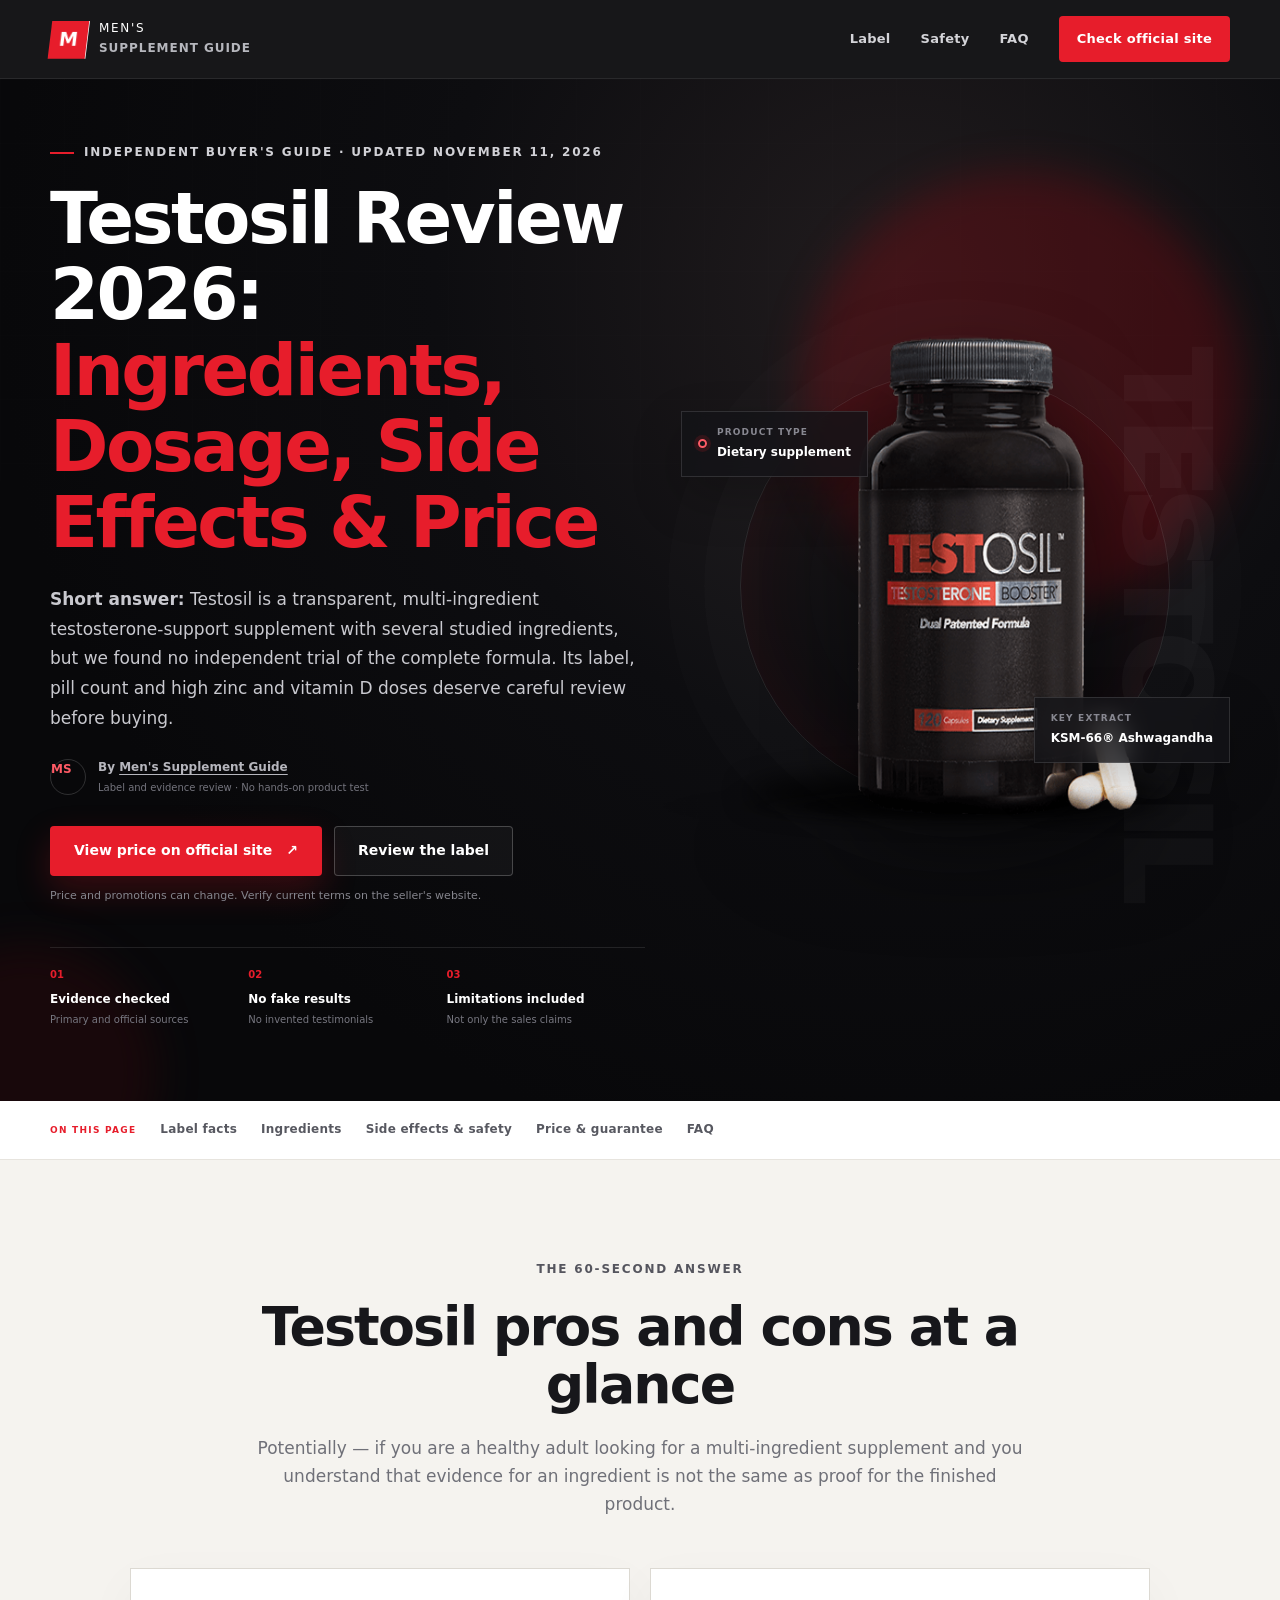
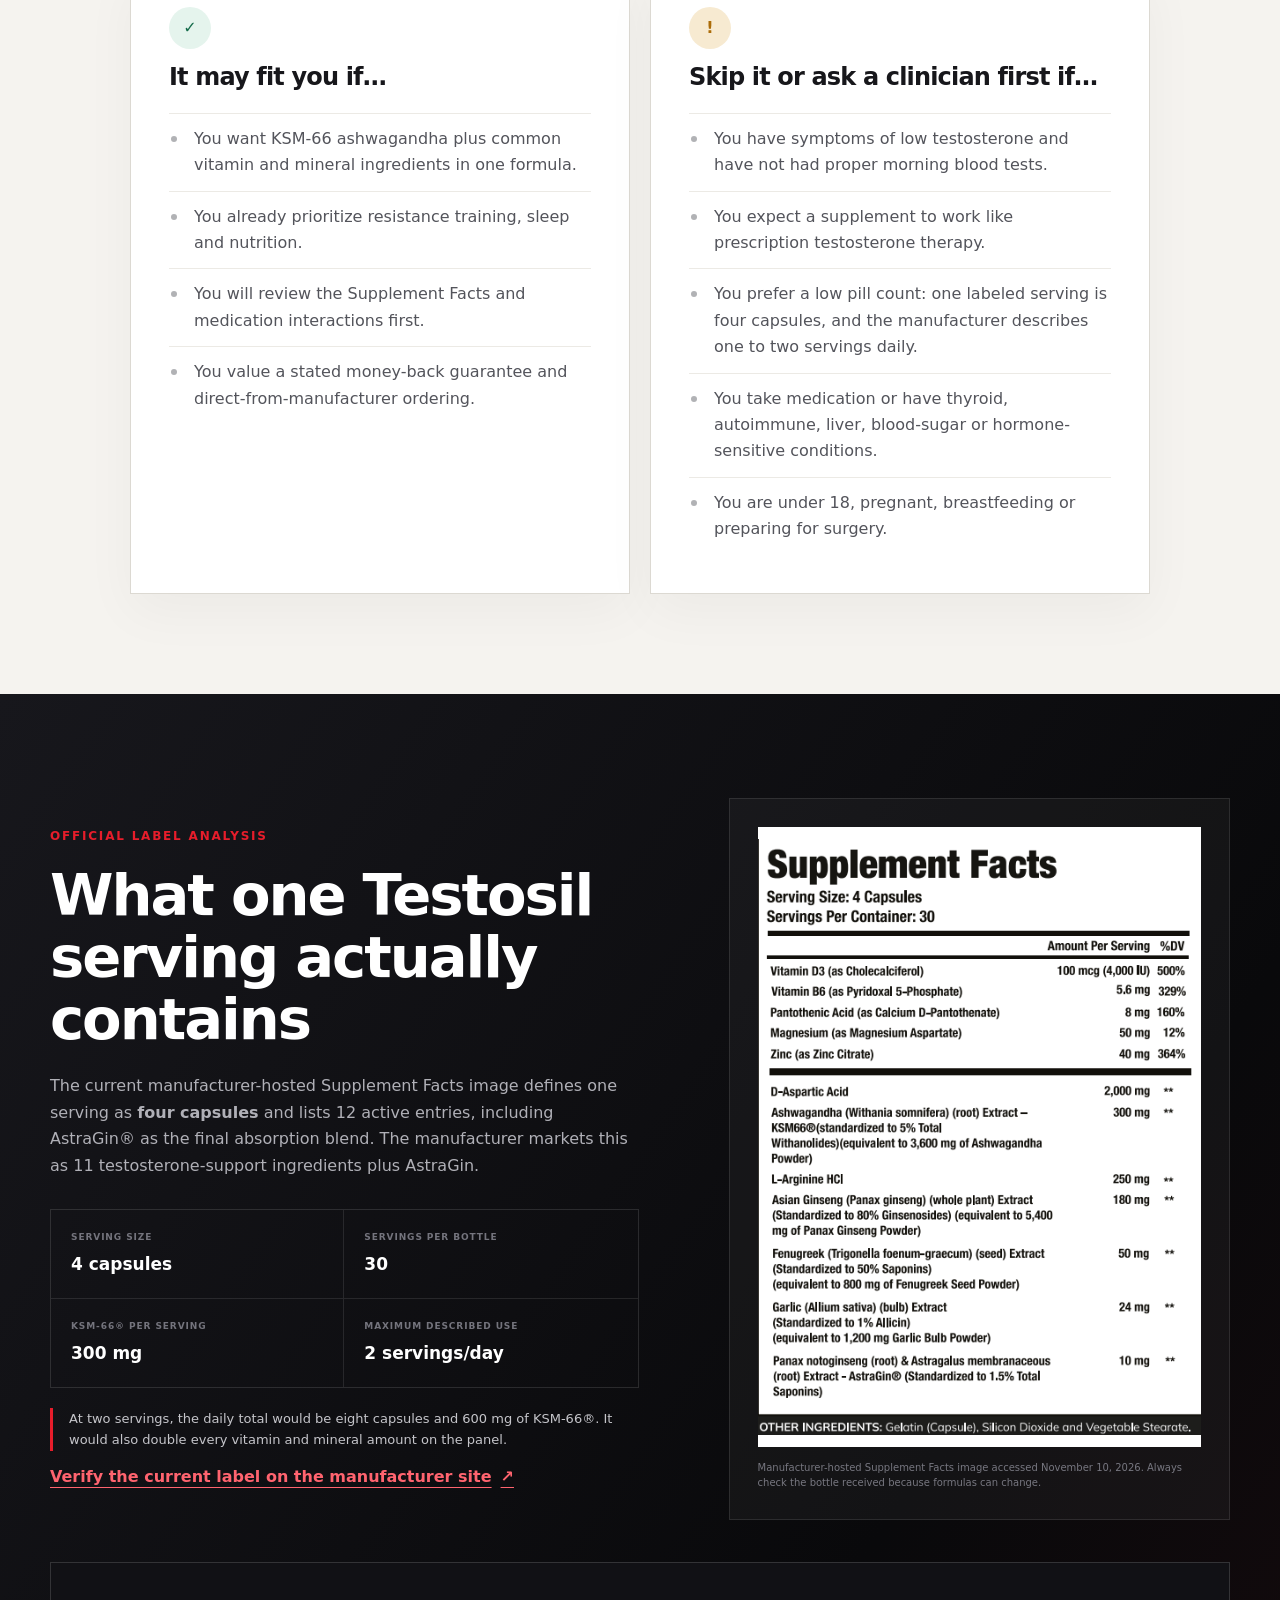
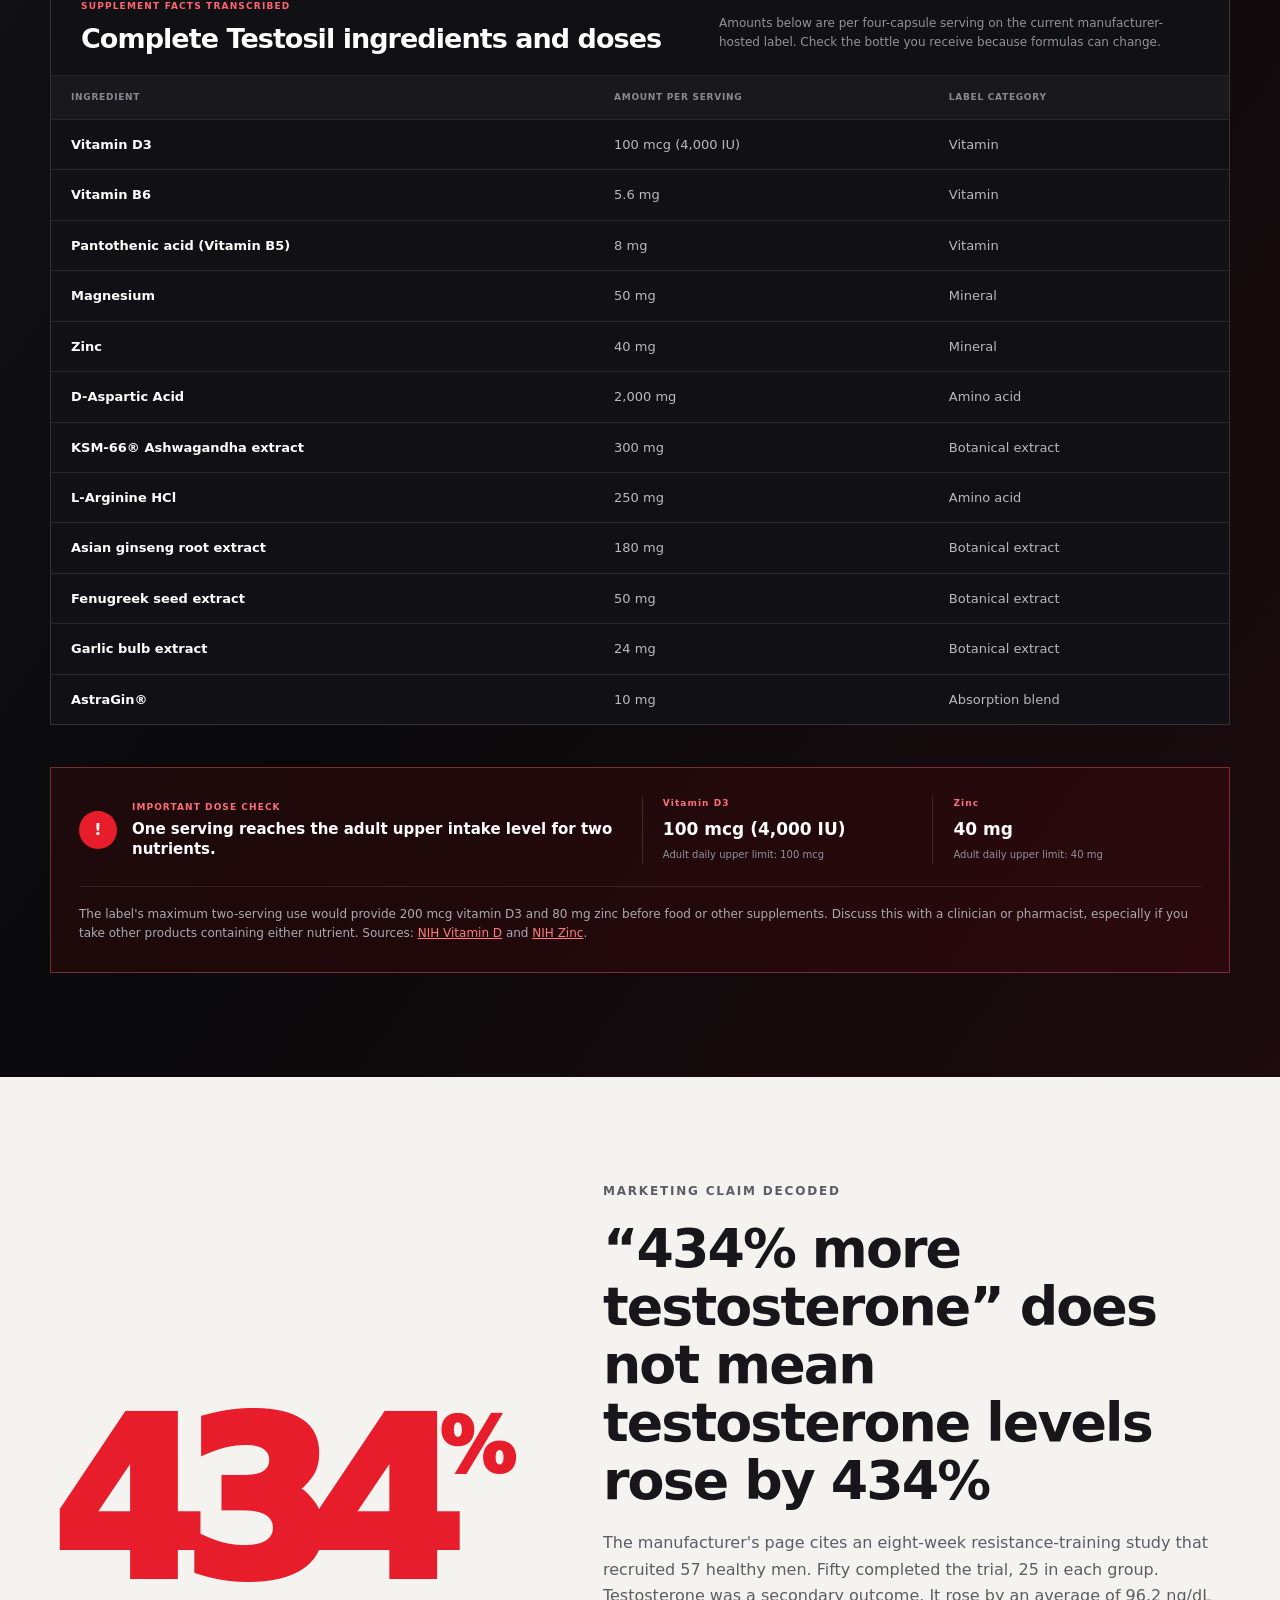
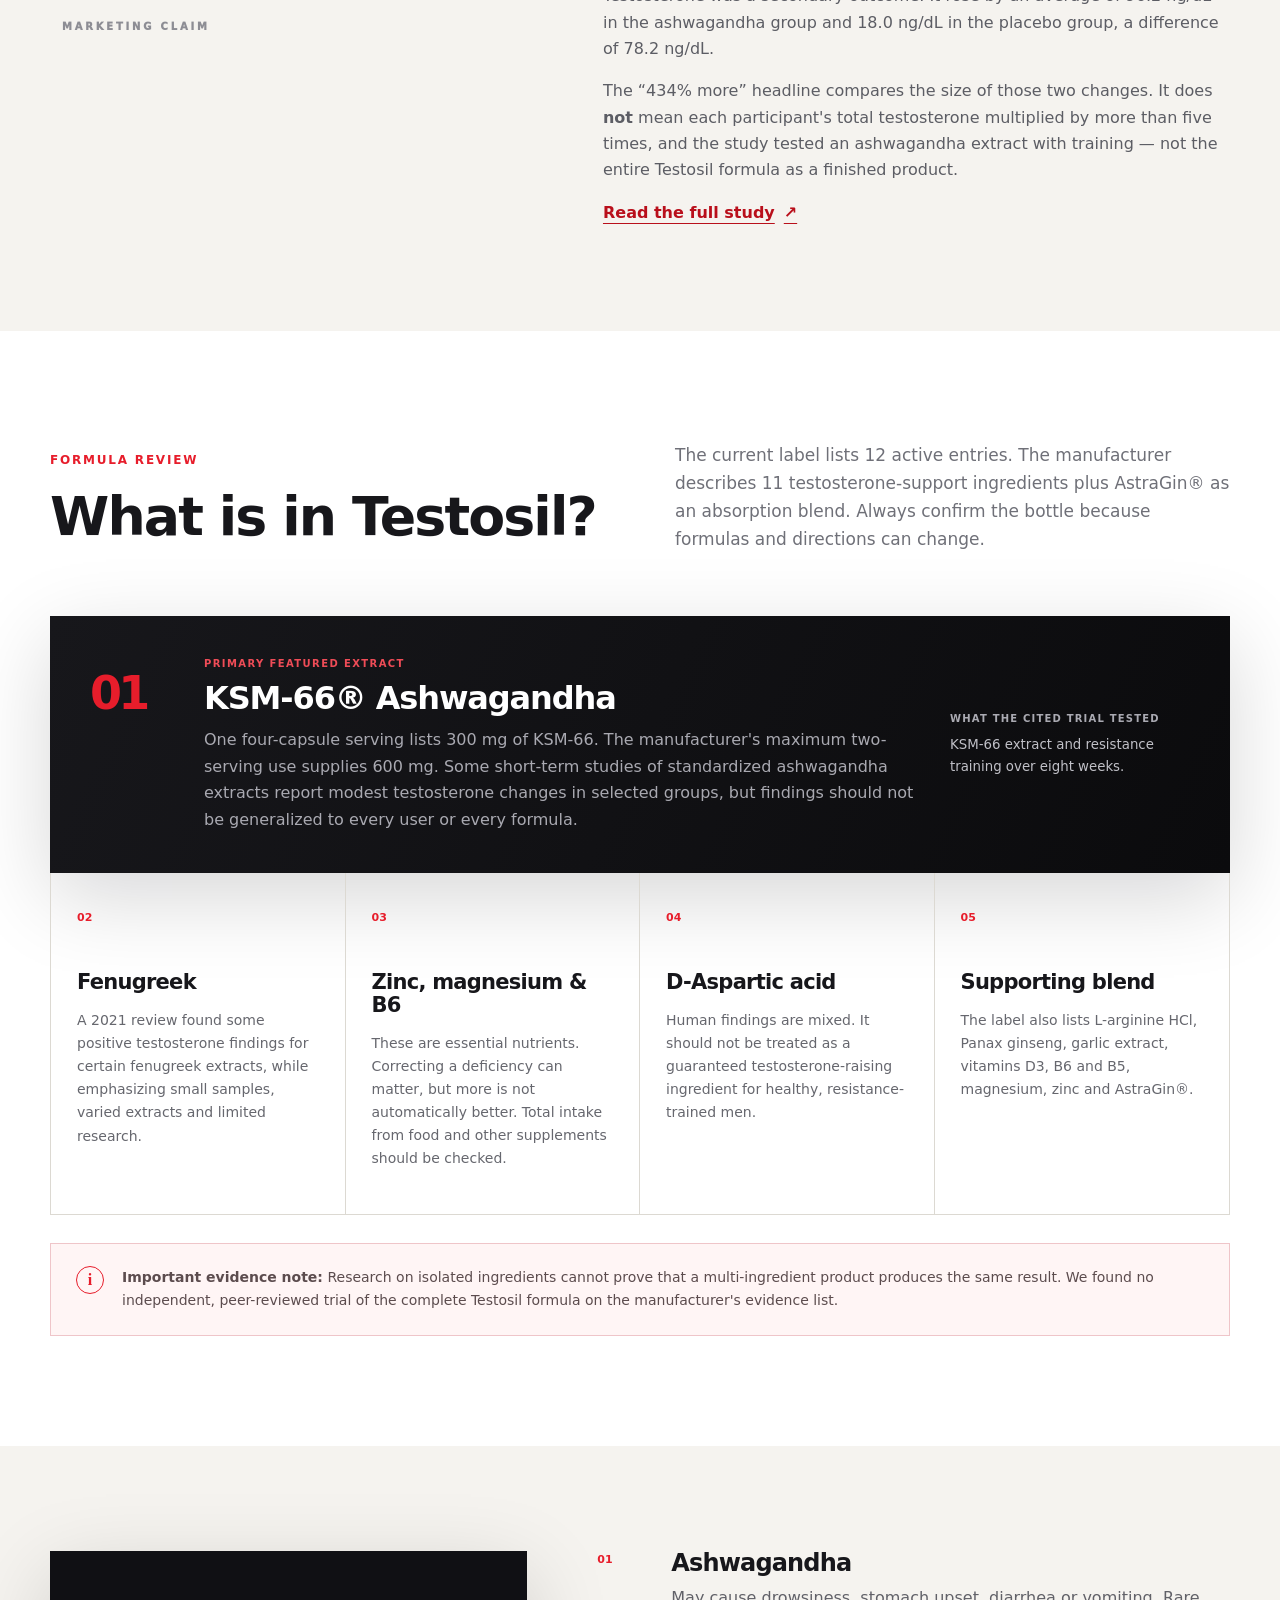
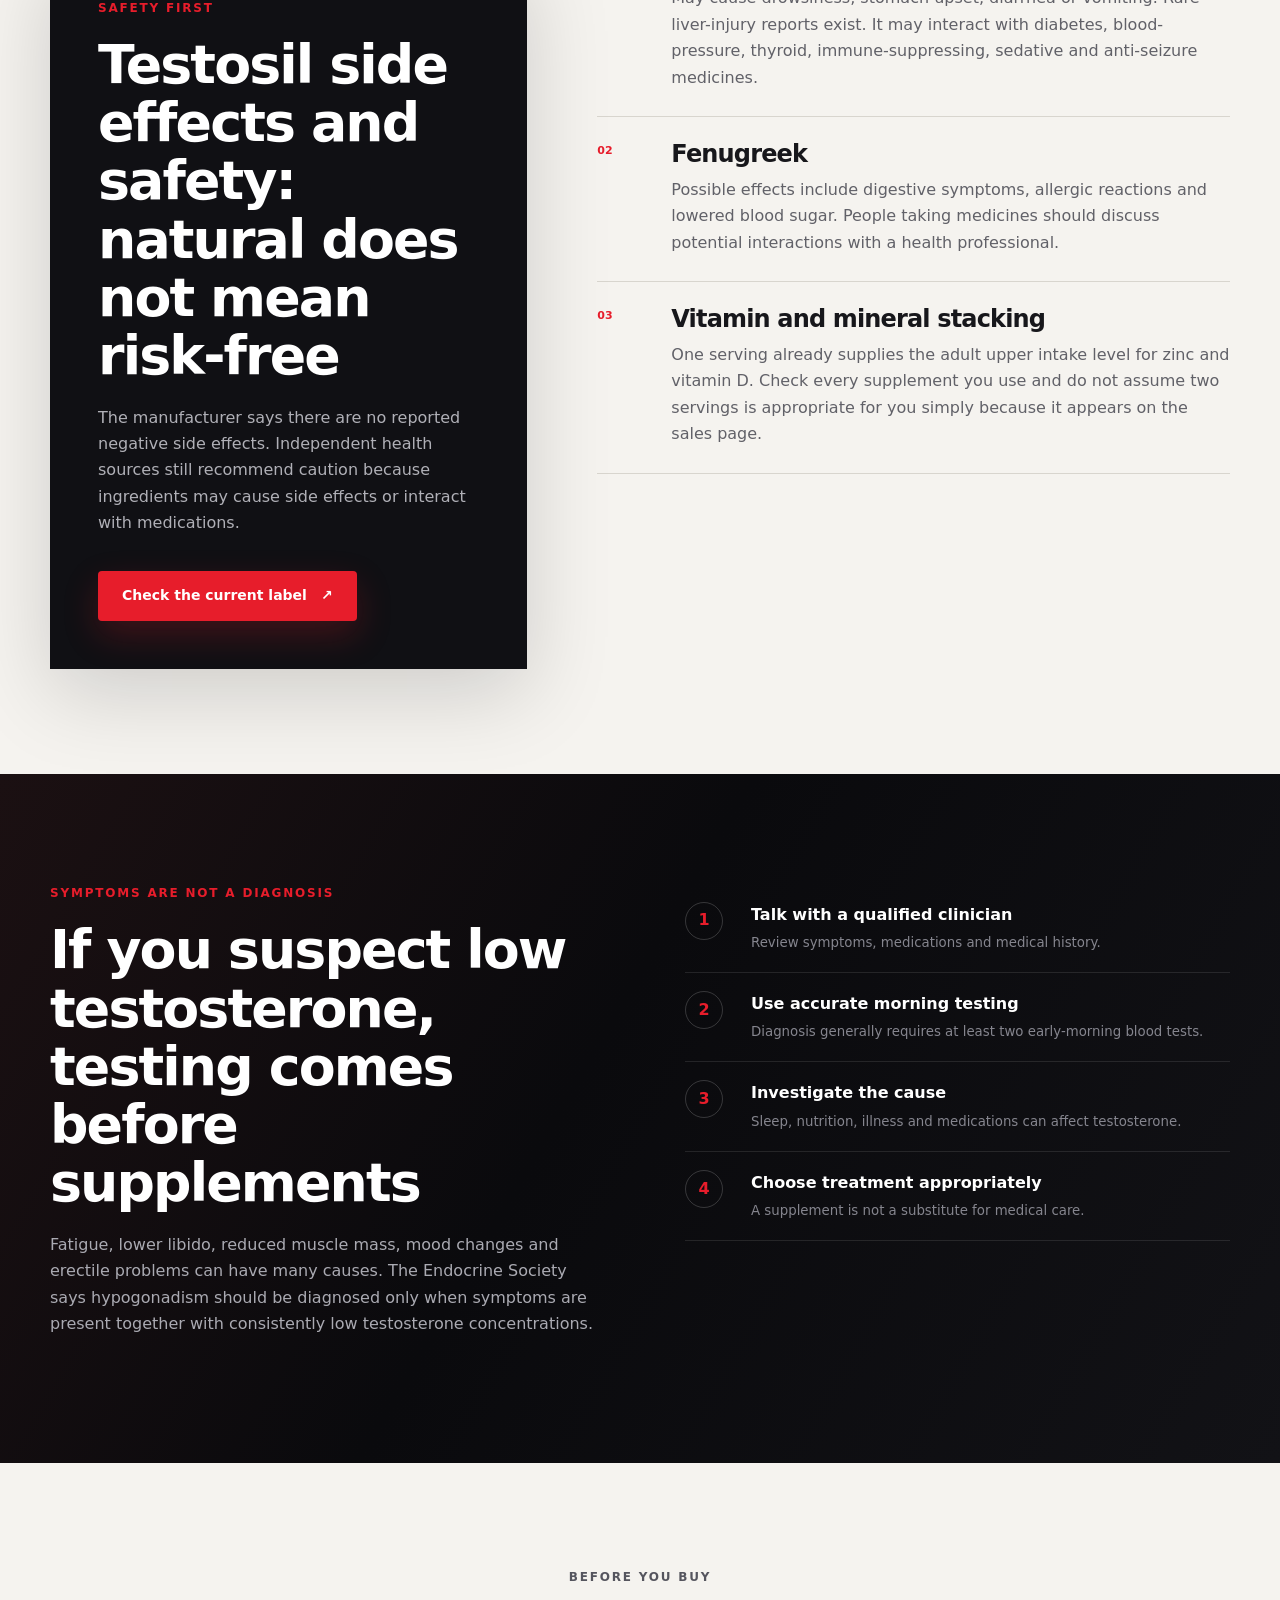
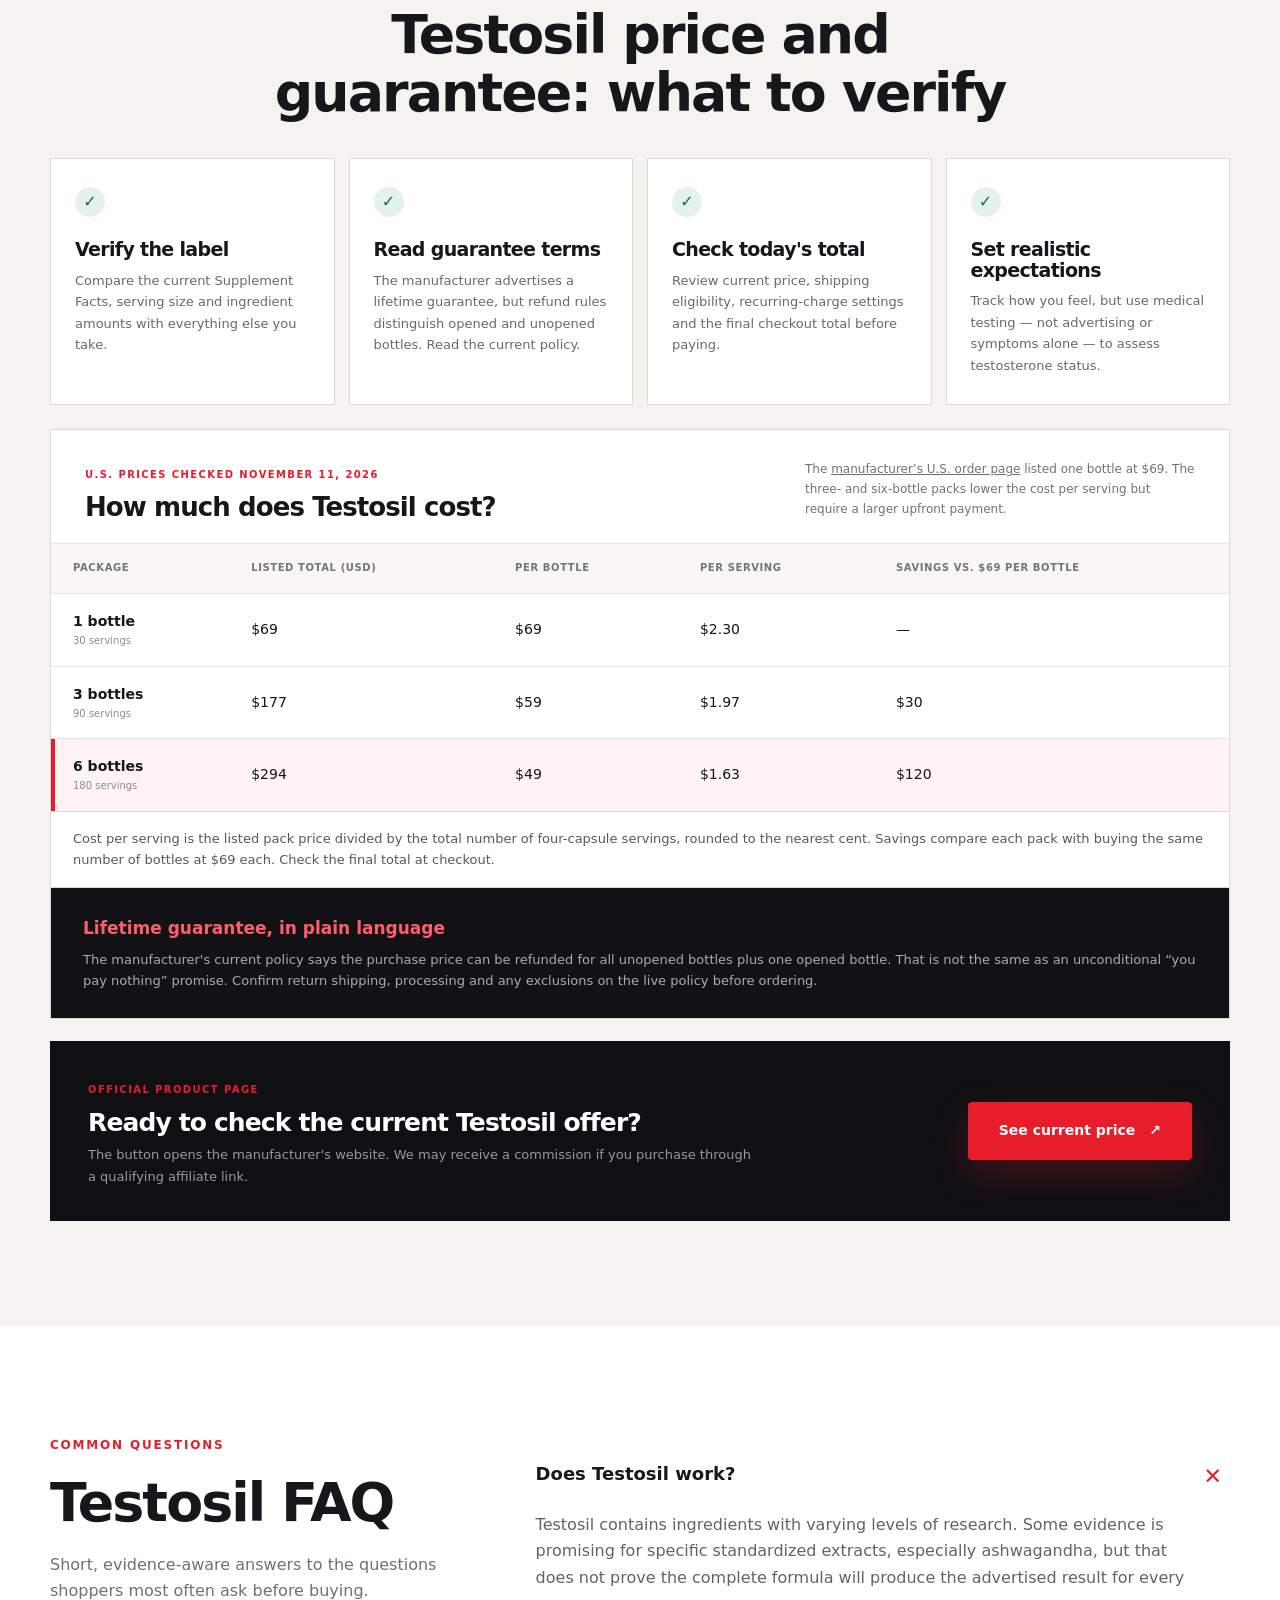
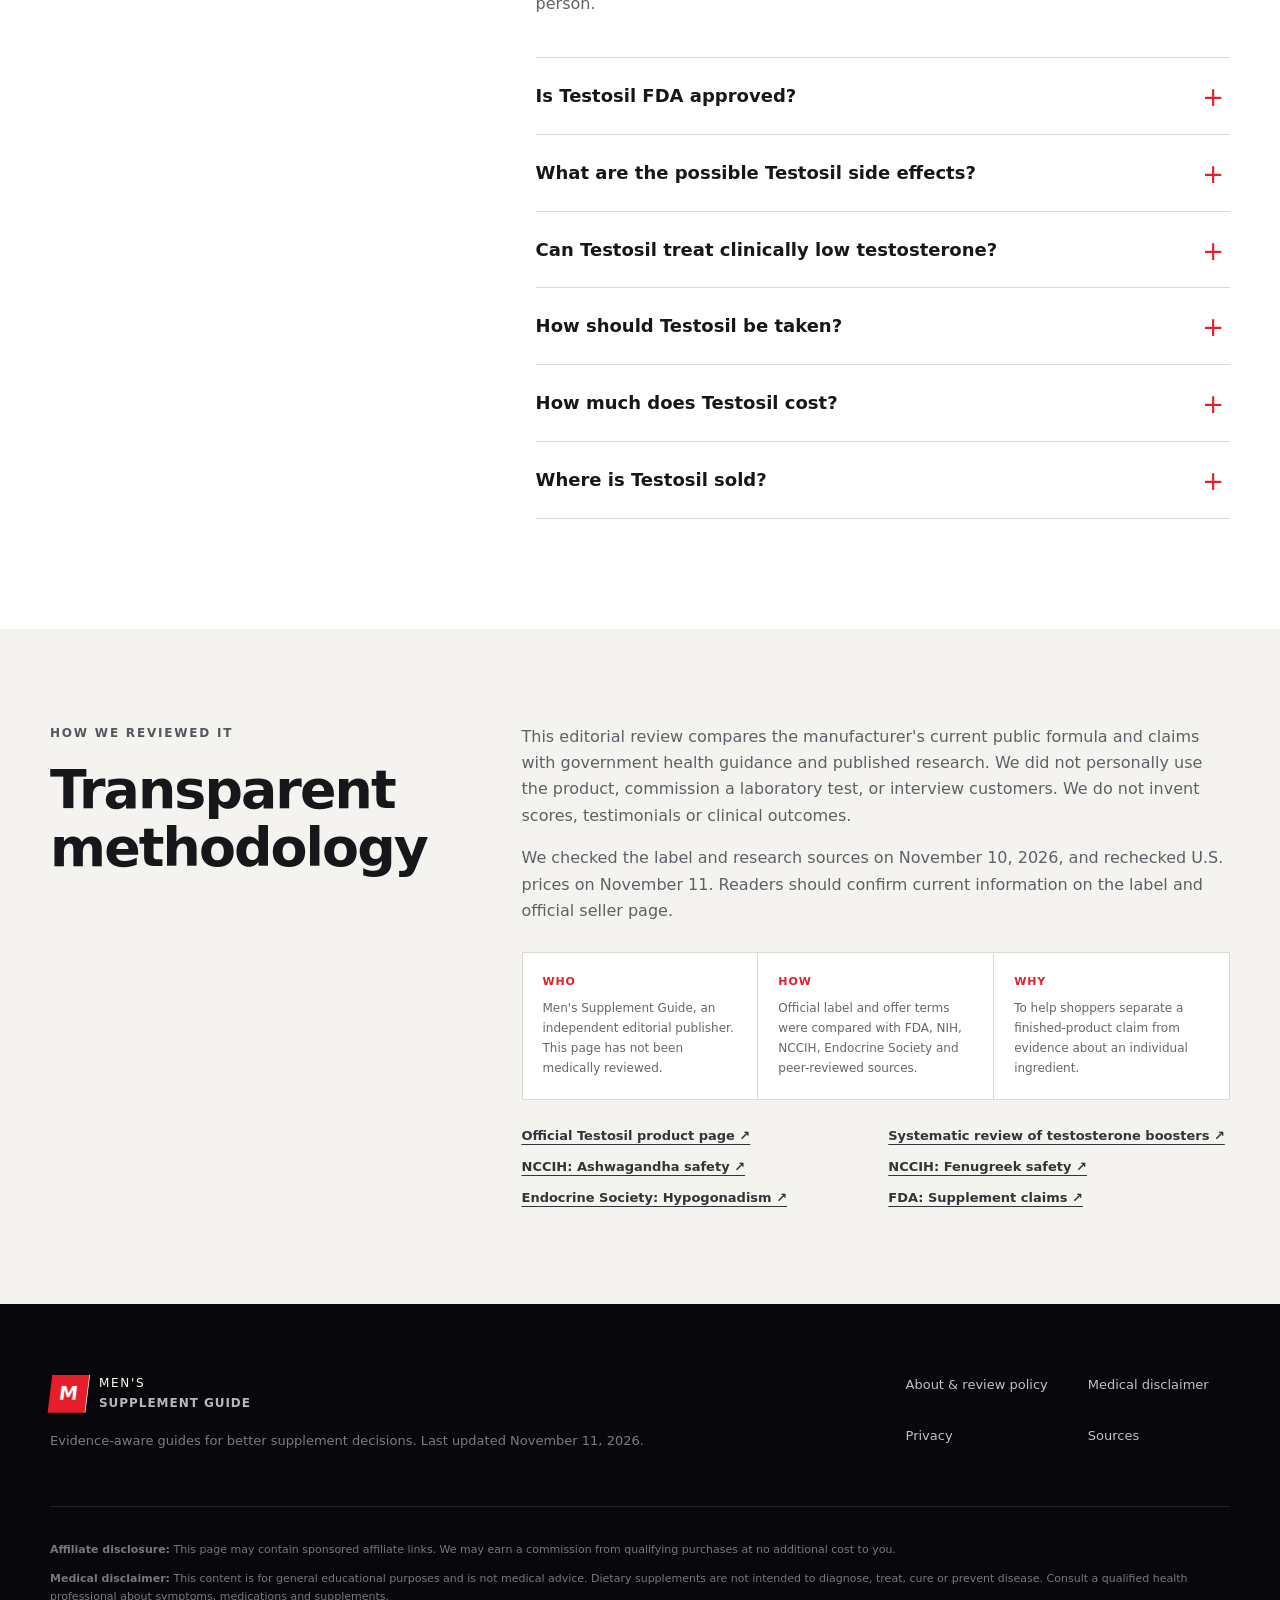
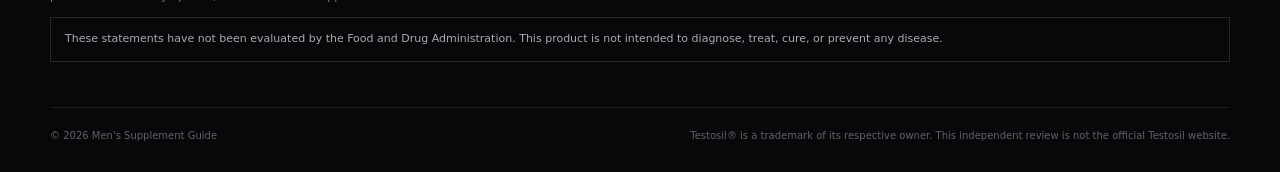
<file: index.html>
<!doctype html>
<html lang="en-US">
<head>
  <meta charset="utf-8">
  <meta name="viewport" content="width=device-width, initial-scale=1">
  <title>Testosil Review 2026: Ingredients, Dosage &amp; Side Effects</title>
  <meta name="description" content="Testosil review for 2026: exact label doses, ingredients, evidence, possible side effects, price, guarantee terms and who should avoid it.">
  <meta name="author" content="Men's Supplement Guide">
  <meta name="google-site-verification" content="yELwfHSwyLv5Vr4L4hDn3QjV3eYnFRxqYwEfLXMozvY">
  <meta name="robots" content="index, follow, max-image-preview:large, max-snippet:-1, max-video-preview:-1">
  <meta name="theme-color" content="#09090b">
  <link rel="canonical" href="https://testosil-review.vercel.app/">
  <link rel="alternate" hreflang="en-US" href="https://testosil-review.vercel.app/">
  <link rel="alternate" hreflang="x-default" href="https://testosil-review.vercel.app/">
  <meta property="og:type" content="article">
  <meta property="og:locale" content="en_US">
  <meta property="og:url" content="https://testosil-review.vercel.app/">
  <meta property="og:title" content="Testosil Review 2026: Ingredients, Dosage & Side Effects">
  <meta property="og:description" content="An independent Testosil review covering exact label doses, ingredients, possible side effects, current price and guarantee terms.">
  <meta property="og:image" content="https://testosil-review.vercel.app/assets/testosil-bottle.png">
  <meta property="og:image:alt" content="Black bottle of Testosil dietary supplement">
  <meta property="article:published_time" content="2026-11-10">
  <meta property="article:modified_time" content="2026-11-11">
  <meta name="twitter:card" content="summary_large_image">
  <meta name="twitter:title" content="Testosil Review 2026: Ingredients, Dosage & Side Effects">
  <meta name="twitter:description" content="Exact label doses, ingredients, possible side effects, price and guarantee terms checked for 2026.">
  <meta name="twitter:image" content="https://testosil-review.vercel.app/assets/testosil-bottle.png">
  <link rel="icon" href="assets/favicon.svg" type="image/svg+xml">
  <link rel="preload" as="image" href="assets/testosil-bottle.png" fetchpriority="high">
  <link rel="stylesheet" href="assets/styles.css">
  <script type="application/ld+json">
  {
    "@context": "https://schema.org",
    "@graph": [
      {
        "@type": "Article",
        "@id": "https://testosil-review.vercel.app/#article",
        "url": "https://testosil-review.vercel.app/",
        "mainEntityOfPage": "https://testosil-review.vercel.app/",
        "headline": "Testosil Review 2026: Ingredients, Dosage & Side Effects",
        "description": "An independent Testosil review covering exact label doses, ingredients, possible side effects, price and guarantee terms.",
        "image": "https://testosil-review.vercel.app/assets/testosil-bottle.png",
        "inLanguage": "en-US",
        "isAccessibleForFree": true,
        "datePublished": "2026-11-10",
        "dateModified": "2026-11-11",
        "author": {"@type": "Organization", "name": "Men's Supplement Guide"},
        "publisher": {"@type": "Organization", "name": "Men's Supplement Guide"},
        "about": {"@id": "https://testosil-review.vercel.app/#product"}
      },
      {
        "@type": "Product",
        "@id": "https://testosil-review.vercel.app/#product",
        "name": "Testosil",
        "image": "https://testosil-review.vercel.app/assets/testosil-bottle.png",
        "brand": {"@type": "Brand", "name": "Testosil"},
        "category": "Dietary Supplement",
        "description": "A multi-ingredient dietary supplement marketed for testosterone support."
      },
      {
        "@type": "FAQPage",
        "mainEntity": [
          {
            "@type": "Question",
            "name": "Does Testosil work?",
            "acceptedAnswer": {"@type": "Answer", "text": "Testosil contains ingredients with varying levels of research, including KSM-66 ashwagandha, fenugreek, zinc and magnesium. Research on individual ingredients does not prove that the complete Testosil formula will produce the same result for every person. It is a dietary supplement, not a treatment for diagnosed low testosterone."}
          },
          {
            "@type": "Question",
            "name": "Is Testosil FDA approved?",
            "acceptedAnswer": {"@type": "Answer", "text": "Dietary supplements are not FDA-approved before sale in the same way prescription drugs are. The manufacturer states that the product is made in FDA-registered and inspected facilities, but facility registration is not product approval."}
          },
          {
            "@type": "Question",
            "name": "What are the possible Testosil side effects?",
            "acceptedAnswer": {"@type": "Answer", "text": "The manufacturer says no negative side effects have been reported, but ingredients can still cause effects or interactions. Ashwagandha may cause stomach upset or drowsiness and has rare reports of liver injury. Fenugreek may cause digestive symptoms, lower blood sugar or allergic reactions. Discuss supplements with a clinician if you use medication or have a medical condition."}
          },
          {
            "@type": "Question",
            "name": "Can Testosil treat low testosterone?",
            "acceptedAnswer": {"@type": "Answer", "text": "No dietary supplement should be used as a substitute for diagnosis or treatment. Clinical low testosterone requires symptoms plus consistently low morning blood-test results evaluated by a qualified clinician."}
          },
          {
            "@type": "Question",
            "name": "Where can you buy Testosil?",
            "acceptedAnswer": {"@type": "Answer", "text": "The manufacturer states that Testosil is sold through its official website. Check the current price, availability, shipping terms and guarantee details on the official site before ordering."}
          }
        ]
      }
    ]
  }
  </script>
</head>
<body>
  <a class="skip-link" href="#main">Skip to review</a>

  <header class="site-header" id="top">
    <div class="shell nav-wrap">
      <a class="brand" href="#top" aria-label="Men's Supplement Guide home">
        <span class="brand-mark">M</span>
        <span>MEN'S <strong>SUPPLEMENT GUIDE</strong></span>
      </a>
      <button class="menu-toggle" type="button" aria-expanded="false" aria-controls="site-nav">Menu</button>
      <nav id="site-nav" aria-label="Main navigation">
        <a href="#label">Label</a>
        <a href="#safety">Safety</a>
        <a href="#faq">FAQ</a>
        <a class="nav-cta offer-link" href="https://www.testosil.com/" rel="sponsored nofollow noopener" target="_blank">Check official site</a>
      </nav>
    </div>
  </header>

  <main id="main">
    <section class="hero">
      <div class="hero-glow hero-glow-one"></div>
      <div class="hero-glow hero-glow-two"></div>
      <div class="shell hero-grid">
        <div class="hero-copy">
          <div class="eyebrow"><span></span> Independent buyer's guide · Updated November 11, 2026</div>
          <h1>Testosil Review 2026: <em>Ingredients, Dosage, Side Effects &amp; Price</em></h1>
          <p class="hero-lede"><strong>Short answer:</strong> Testosil is a transparent, multi-ingredient testosterone-support supplement with several studied ingredients, but we found no independent trial of the complete formula. Its label, pill count and high zinc and vitamin D doses deserve careful review before buying.</p>
          <div class="review-byline" aria-label="Review authorship and methodology">
            <span class="byline-mark" aria-hidden="true">MS</span>
            <span><strong>By <a href="about.html">Men's Supplement Guide</a></strong><small>Label and evidence review · No hands-on product test</small></span>
          </div>
          <div class="hero-actions">
            <a class="button button-primary offer-link" href="https://www.testosil.com/" rel="sponsored nofollow noopener" target="_blank">
              View price on official site
              <span aria-hidden="true">↗</span>
            </a>
            <a class="button button-ghost" href="#label">Review the label</a>
          </div>
          <p class="microcopy">Price and promotions can change. Verify current terms on the seller's website.</p>
          <div class="trust-row" aria-label="Review standards">
            <div><span>01</span><strong>Evidence checked</strong><small>Primary and official sources</small></div>
            <div><span>02</span><strong>No fake results</strong><small>No invented testimonials</small></div>
            <div><span>03</span><strong>Limitations included</strong><small>Not only the sales claims</small></div>
          </div>
        </div>
        <div class="product-stage">
          <div class="stage-ring"></div>
          <div class="stage-copy" aria-hidden="true">TESTOSIL</div>
          <img src="assets/testosil-bottle.png" width="641" height="459" alt="Black bottle of Testosil testosterone booster dietary supplement" fetchpriority="high">
          <div class="stage-card stage-card-top">
            <span class="dot"></span>
            <div><small>PRODUCT TYPE</small><strong>Dietary supplement</strong></div>
          </div>
          <div class="stage-card stage-card-bottom">
            <small>KEY EXTRACT</small>
            <strong>KSM-66® Ashwagandha</strong>
          </div>
        </div>
      </div>
    </section>

    <nav class="page-toc" aria-label="On this page">
      <div class="shell toc-inner">
        <span>ON THIS PAGE</span>
        <a href="#label">Label facts</a>
        <a href="#ingredients">Ingredients</a>
        <a href="#safety">Side effects &amp; safety</a>
        <a href="#buying-title">Price &amp; guarantee</a>
        <a href="#faq">FAQ</a>
      </div>
    </nav>

    <section class="quick-read section-light" aria-labelledby="quick-title">
      <div class="shell narrow">
        <div class="section-heading center">
          <p class="kicker">The 60-second answer</p>
          <h2 id="quick-title">Testosil pros and cons at a glance</h2>
          <p>Potentially — if you are a healthy adult looking for a multi-ingredient supplement and you understand that evidence for an ingredient is not the same as proof for the finished product.</p>
        </div>
        <div class="decision-grid">
          <article class="decision-card positive">
            <div class="decision-icon" aria-hidden="true">✓</div>
            <h3>It may fit you if…</h3>
            <ul>
              <li>You want KSM-66 ashwagandha plus common vitamin and mineral ingredients in one formula.</li>
              <li>You already prioritize resistance training, sleep and nutrition.</li>
              <li>You will review the Supplement Facts and medication interactions first.</li>
              <li>You value a stated money-back guarantee and direct-from-manufacturer ordering.</li>
            </ul>
          </article>
          <article class="decision-card caution">
            <div class="decision-icon" aria-hidden="true">!</div>
            <h3>Skip it or ask a clinician first if…</h3>
            <ul>
              <li>You have symptoms of low testosterone and have not had proper morning blood tests.</li>
              <li>You expect a supplement to work like prescription testosterone therapy.</li>
              <li>You prefer a low pill count: one labeled serving is four capsules, and the manufacturer describes one to two servings daily.</li>
              <li>You take medication or have thyroid, autoimmune, liver, blood-sugar or hormone-sensitive conditions.</li>
              <li>You are under 18, pregnant, breastfeeding or preparing for surgery.</li>
            </ul>
          </article>
        </div>
      </div>
    </section>

    <section class="label-facts" id="label" aria-labelledby="label-title">
      <div class="shell label-grid">
        <div class="label-copy">
          <p class="kicker red">Official label analysis</p>
          <h2 id="label-title">What one Testosil serving actually contains</h2>
          <p>The current manufacturer-hosted Supplement Facts image defines one serving as <strong>four capsules</strong> and lists 12 active entries, including AstraGin® as the final absorption blend. The manufacturer markets this as 11 testosterone-support ingredients plus AstraGin.</p>
          <div class="label-summary" role="list" aria-label="Key label facts">
            <div role="listitem"><small>Serving size</small><strong>4 capsules</strong></div>
            <div role="listitem"><small>Servings per bottle</small><strong>30</strong></div>
            <div role="listitem"><small>KSM-66® per serving</small><strong>300 mg</strong></div>
            <div role="listitem"><small>Maximum described use</small><strong>2 servings/day</strong></div>
          </div>
          <p class="label-note">At two servings, the daily total would be eight capsules and 600 mg of KSM-66®. It would also double every vitamin and mineral amount on the panel.</p>
          <a class="text-link" href="https://www.testosil.com/" target="_blank" rel="noopener nofollow">Verify the current label on the manufacturer site <span aria-hidden="true">↗</span></a>
        </div>
        <figure class="label-figure">
          <img src="assets/testosil-supplement-facts.png" width="503" height="676" loading="lazy" decoding="async" alt="Official Testosil Supplement Facts label showing a four-capsule serving and ingredient amounts">
          <figcaption>Manufacturer-hosted Supplement Facts image accessed November 10, 2026. Always check the bottle received because formulas can change.</figcaption>
        </figure>
      </div>
      <div class="shell ingredient-dose-table" aria-labelledby="dose-table-title">
        <div class="ingredient-dose-head">
          <div><span>SUPPLEMENT FACTS TRANSCRIBED</span><h3 id="dose-table-title">Complete Testosil ingredients and doses</h3></div>
          <p>Amounts below are per four-capsule serving on the current manufacturer-hosted label. Check the bottle you receive because formulas can change.</p>
        </div>
        <div class="table-scroll" tabindex="0" aria-label="Scrollable table of Testosil ingredients and amounts">
          <table>
            <thead><tr><th>Ingredient</th><th>Amount per serving</th><th>Label category</th></tr></thead>
            <tbody>
              <tr><td><strong>Vitamin D3</strong></td><td>100 mcg (4,000 IU)</td><td>Vitamin</td></tr>
              <tr><td><strong>Vitamin B6</strong></td><td>5.6 mg</td><td>Vitamin</td></tr>
              <tr><td><strong>Pantothenic acid (Vitamin B5)</strong></td><td>8 mg</td><td>Vitamin</td></tr>
              <tr><td><strong>Magnesium</strong></td><td>50 mg</td><td>Mineral</td></tr>
              <tr><td><strong>Zinc</strong></td><td>40 mg</td><td>Mineral</td></tr>
              <tr><td><strong>D-Aspartic Acid</strong></td><td>2,000 mg</td><td>Amino acid</td></tr>
              <tr><td><strong>KSM-66® Ashwagandha extract</strong></td><td>300 mg</td><td>Botanical extract</td></tr>
              <tr><td><strong>L-Arginine HCl</strong></td><td>250 mg</td><td>Amino acid</td></tr>
              <tr><td><strong>Asian ginseng root extract</strong></td><td>180 mg</td><td>Botanical extract</td></tr>
              <tr><td><strong>Fenugreek seed extract</strong></td><td>50 mg</td><td>Botanical extract</td></tr>
              <tr><td><strong>Garlic bulb extract</strong></td><td>24 mg</td><td>Botanical extract</td></tr>
              <tr><td><strong>AstraGin®</strong></td><td>10 mg</td><td>Absorption blend</td></tr>
            </tbody>
          </table>
        </div>
      </div>
      <div class="shell dose-alert">
        <div class="dose-alert-title"><span aria-hidden="true">!</span><div><small>IMPORTANT DOSE CHECK</small><strong>One serving reaches the adult upper intake level for two nutrients.</strong></div></div>
        <div class="dose-stat"><small>Vitamin D3</small><strong>100 mcg (4,000 IU)</strong><span>Adult daily upper limit: 100 mcg</span></div>
        <div class="dose-stat"><small>Zinc</small><strong>40 mg</strong><span>Adult daily upper limit: 40 mg</span></div>
        <p>The label's maximum two-serving use would provide 200 mcg vitamin D3 and 80 mg zinc before food or other supplements. Discuss this with a clinician or pharmacist, especially if you take other products containing either nutrient. Sources: <a href="https://ods.od.nih.gov/factsheets/VitaminD-Consumer/" target="_blank" rel="noopener">NIH Vitamin D</a> and <a href="https://ods.od.nih.gov/factsheets/Zinc-Consumer/" target="_blank" rel="noopener">NIH Zinc</a>.</p>
      </div>
    </section>

    <section class="claim-breakdown section-light" aria-labelledby="claim-title">
      <div class="shell claim-grid">
        <div class="claim-number" aria-hidden="true">434<span>%</span></div>
        <div class="claim-content">
          <p class="kicker">Marketing claim decoded</p>
          <h2 id="claim-title">“434% more testosterone” does not mean testosterone levels rose by 434%</h2>
          <p>The manufacturer's page cites an eight-week resistance-training study that recruited 57 healthy men. Fifty completed the trial, 25 in each group. Testosterone was a secondary outcome. It rose by an average of 96.2 ng/dL in the ashwagandha group and 18.0 ng/dL in the placebo group, a difference of 78.2 ng/dL.</p>
          <p>The “434% more” headline compares the size of those two changes. It does <strong>not</strong> mean each participant's total testosterone multiplied by more than five times, and the study tested an ashwagandha extract with training — not the entire Testosil formula as a finished product.</p>
          <a class="text-link" href="https://pmc.ncbi.nlm.nih.gov/articles/PMC4658772/" target="_blank" rel="noopener">Read the full study <span aria-hidden="true">↗</span></a>
        </div>
      </div>
    </section>

    <section class="ingredients" id="ingredients">
      <div class="shell">
        <div class="section-heading split-heading">
          <div>
            <p class="kicker red">Formula review</p>
            <h2>What is in Testosil?</h2>
          </div>
          <p>The current label lists 12 active entries. The manufacturer describes 11 testosterone-support ingredients plus AstraGin® as an absorption blend. Always confirm the bottle because formulas and directions can change.</p>
        </div>
        <div class="ingredient-feature">
          <div class="ingredient-index">01</div>
          <div>
            <p class="ingredient-type">Primary featured extract</p>
            <h3>KSM-66® Ashwagandha</h3>
            <p>One four-capsule serving lists 300 mg of KSM-66. The manufacturer's maximum two-serving use supplies 600 mg. Some short-term studies of standardized ashwagandha extracts report modest testosterone changes in selected groups, but findings should not be generalized to every user or every formula.</p>
          </div>
          <div class="evidence-note">
            <span>What the cited trial tested</span>
            <small>KSM-66 extract and resistance training over eight weeks.</small>
          </div>
        </div>
        <div class="ingredient-cards">
          <article>
            <span>02</span>
            <h3>Fenugreek</h3>
            <p>A 2021 review found some positive testosterone findings for certain fenugreek extracts, while emphasizing small samples, varied extracts and limited research.</p>
          </article>
          <article>
            <span>03</span>
            <h3>Zinc, magnesium &amp; B6</h3>
            <p>These are essential nutrients. Correcting a deficiency can matter, but more is not automatically better. Total intake from food and other supplements should be checked.</p>
          </article>
          <article>
            <span>04</span>
            <h3>D-Aspartic acid</h3>
            <p>Human findings are mixed. It should not be treated as a guaranteed testosterone-raising ingredient for healthy, resistance-trained men.</p>
          </article>
          <article>
            <span>05</span>
            <h3>Supporting blend</h3>
            <p>The label also lists L-arginine HCl, Panax ginseng, garlic extract, vitamins D3, B6 and B5, magnesium, zinc and AstraGin®.</p>
          </article>
        </div>
        <div class="source-callout">
          <div class="source-icon" aria-hidden="true">i</div>
          <p><strong>Important evidence note:</strong> Research on isolated ingredients cannot prove that a multi-ingredient product produces the same result. We found no independent, peer-reviewed trial of the complete Testosil formula on the manufacturer's evidence list.</p>
        </div>
      </div>
    </section>

    <section class="safety section-light" id="safety">
      <div class="shell safety-grid">
        <div class="safety-panel dark-panel">
          <p class="kicker red">Safety first</p>
          <h2>Testosil side effects and safety: natural does not mean risk-free</h2>
          <p>The manufacturer says there are no reported negative side effects. Independent health sources still recommend caution because ingredients may cause side effects or interact with medications.</p>
          <a class="button button-primary offer-link" href="https://www.testosil.com/" rel="sponsored nofollow noopener" target="_blank">Check the current label <span aria-hidden="true">↗</span></a>
        </div>
        <div class="safety-list">
          <article>
            <span>01</span>
            <div><h3>Ashwagandha</h3><p>May cause drowsiness, stomach upset, diarrhea or vomiting. Rare liver-injury reports exist. It may interact with diabetes, blood-pressure, thyroid, immune-suppressing, sedative and anti-seizure medicines.</p></div>
          </article>
          <article>
            <span>02</span>
            <div><h3>Fenugreek</h3><p>Possible effects include digestive symptoms, allergic reactions and lowered blood sugar. People taking medicines should discuss potential interactions with a health professional.</p></div>
          </article>
          <article>
            <span>03</span>
            <div><h3>Vitamin and mineral stacking</h3><p>One serving already supplies the adult upper intake level for zinc and vitamin D. Check every supplement you use and do not assume two servings is appropriate for you simply because it appears on the sales page.</p></div>
          </article>
        </div>
      </div>
    </section>

    <section class="low-t" aria-labelledby="low-t-title">
      <div class="shell low-t-grid">
        <div>
          <p class="kicker red">Symptoms are not a diagnosis</p>
          <h2 id="low-t-title">If you suspect low testosterone, testing comes before supplements</h2>
          <p>Fatigue, lower libido, reduced muscle mass, mood changes and erectile problems can have many causes. The Endocrine Society says hypogonadism should be diagnosed only when symptoms are present together with consistently low testosterone concentrations.</p>
        </div>
        <ol class="diagnosis-steps">
          <li><span>1</span><div><strong>Talk with a qualified clinician</strong><small>Review symptoms, medications and medical history.</small></div></li>
          <li><span>2</span><div><strong>Use accurate morning testing</strong><small>Diagnosis generally requires at least two early-morning blood tests.</small></div></li>
          <li><span>3</span><div><strong>Investigate the cause</strong><small>Sleep, nutrition, illness and medications can affect testosterone.</small></div></li>
          <li><span>4</span><div><strong>Choose treatment appropriately</strong><small>A supplement is not a substitute for medical care.</small></div></li>
        </ol>
      </div>
    </section>

    <section class="buying section-light" aria-labelledby="buying-title">
      <div class="shell">
        <div class="section-heading center compact">
          <p class="kicker">Before you buy</p>
          <h2 id="buying-title">Testosil price and guarantee: what to verify</h2>
        </div>
        <div class="checklist-grid">
          <article><span>✓</span><h3>Verify the label</h3><p>Compare the current Supplement Facts, serving size and ingredient amounts with everything else you take.</p></article>
          <article><span>✓</span><h3>Read guarantee terms</h3><p>The manufacturer advertises a lifetime guarantee, but refund rules distinguish opened and unopened bottles. Read the current policy.</p></article>
          <article><span>✓</span><h3>Check today's total</h3><p>Review current price, shipping eligibility, recurring-charge settings and the final checkout total before paying.</p></article>
          <article><span>✓</span><h3>Set realistic expectations</h3><p>Track how you feel, but use medical testing — not advertising or symptoms alone — to assess testosterone status.</p></article>
        </div>
        <div class="price-review" aria-labelledby="price-table-title">
          <div class="price-review-head">
            <div><span class="buy-label">U.S. PRICES CHECKED NOVEMBER 11, 2026</span><h3 id="price-table-title">How much does Testosil cost?</h3></div>
            <p>The <a href="https://www.testosil.com/">manufacturer’s U.S. order page</a> listed one bottle at $69. The three- and six-bottle packs lower the cost per serving but require a larger upfront payment.</p>
          </div>
          <div class="table-scroll" tabindex="0" aria-label="Scrollable Testosil price table">
            <table>
              <thead><tr><th scope="col">Package</th><th scope="col">Listed total (USD)</th><th scope="col">Per bottle</th><th scope="col">Per serving</th><th scope="col">Savings vs. $69 per bottle</th></tr></thead>
              <tbody>
                <tr><td><strong>1 bottle</strong><small>30 servings</small></td><td>$69</td><td>$69</td><td>$2.30</td><td>—</td></tr>
                <tr><td><strong>3 bottles</strong><small>90 servings</small></td><td>$177</td><td>$59</td><td>$1.97</td><td>$30</td></tr>
                <tr class="best-value"><td><strong>6 bottles</strong><small>180 servings</small></td><td>$294</td><td>$49</td><td>$1.63</td><td>$120</td></tr>
              </tbody>
            </table>
          </div>
          <p class="price-note">Cost per serving is the listed pack price divided by the total number of four-capsule servings, rounded to the nearest cent. Savings compare each pack with buying the same number of bottles at $69 each. Check the final total at checkout.</p>
          <div class="guarantee-plain">
            <strong>Lifetime guarantee, in plain language</strong>
            <p>The manufacturer's current policy says the purchase price can be refunded for all unopened bottles plus one opened bottle. That is not the same as an unconditional “you pay nothing” promise. Confirm return shipping, processing and any exclusions on the live policy before ordering.</p>
          </div>
        </div>
        <div class="buy-box">
          <div>
            <span class="buy-label">OFFICIAL PRODUCT PAGE</span>
            <h3>Ready to check the current Testosil offer?</h3>
            <p>The button opens the manufacturer's website. We may receive a commission if you purchase through a qualifying affiliate link.</p>
          </div>
          <a class="button button-primary button-large offer-link" href="https://www.testosil.com/" rel="sponsored nofollow noopener" target="_blank">See current price <span aria-hidden="true">↗</span></a>
        </div>
      </div>
    </section>

    <section class="faq" id="faq">
      <div class="shell faq-grid">
        <div class="faq-intro">
          <p class="kicker red">Common questions</p>
          <h2>Testosil FAQ</h2>
          <p>Short, evidence-aware answers to the questions shoppers most often ask before buying.</p>
        </div>
        <div class="accordion">
          <details open>
            <summary>Does Testosil work?<span aria-hidden="true">+</span></summary>
            <p>Testosil contains ingredients with varying levels of research. Some evidence is promising for specific standardized extracts, especially ashwagandha, but that does not prove the complete formula will produce the advertised result for every person.</p>
          </details>
          <details>
            <summary>Is Testosil FDA approved?<span aria-hidden="true">+</span></summary>
            <p>No dietary supplement is FDA-approved before sale in the same way a prescription drug is. The manufacturer says the product is made in FDA-registered and inspected facilities; registration of a facility is not approval of the product.</p>
          </details>
          <details>
            <summary>What are the possible Testosil side effects?<span aria-hidden="true">+</span></summary>
            <p>The manufacturer reports no known negative side effects, but ingredients may still cause reactions or interactions. Ashwagandha may cause stomach upset or drowsiness and has rare reports of liver injury. Fenugreek may cause digestive symptoms, affect blood sugar or trigger allergies.</p>
          </details>
          <details>
            <summary>Can Testosil treat clinically low testosterone?<span aria-hidden="true">+</span></summary>
            <p>No. Testosil is a dietary supplement, not an approved treatment for hypogonadism. Men with persistent symptoms should seek medical evaluation and appropriate morning blood testing.</p>
          </details>
          <details>
            <summary>How should Testosil be taken?<span aria-hidden="true">+</span></summary>
            <p>The official label defines one serving as four capsules, and the sales page describes one to two servings daily. One serving already lists 40 mg zinc and 100 mcg vitamin D3, the adult upper intake levels. Ask a clinician or pharmacist whether the labeled use is appropriate for you, especially if you use other supplements.</p>
          </details>
          <details>
            <summary>How much does Testosil cost?<span aria-hidden="true">+</span></summary>
            <p>On November 11, 2026, the manufacturer listed one bottle for $69, three for $177, and six for $294. That works out to $2.30, $1.97 and $1.63 per four-capsule serving, respectively. Verify the live checkout because prices and promotions can change.</p>
          </details>
          <details>
            <summary>Where is Testosil sold?<span aria-hidden="true">+</span></summary>
            <p>The manufacturer states that authentic Testosil is sold through its official website. Verify that the URL and checkout are operated by the manufacturer before entering payment information.</p>
          </details>
        </div>
      </div>
    </section>

    <section class="methodology section-light" id="methodology">
      <div class="shell method-grid">
        <div>
          <p class="kicker">How we reviewed it</p>
          <h2>Transparent methodology</h2>
        </div>
        <div>
          <p>This editorial review compares the manufacturer's current public formula and claims with government health guidance and published research. We did not personally use the product, commission a laboratory test, or interview customers. We do not invent scores, testimonials or clinical outcomes.</p>
          <p>We checked the label and research sources on November 10, 2026, and rechecked U.S. prices on November 11. Readers should confirm current information on the label and official seller page.</p>
          <div class="who-how-why" aria-label="Who, how and why this review was created">
            <div><strong>Who</strong><span>Men's Supplement Guide, an independent editorial publisher. This page has not been medically reviewed.</span></div>
            <div><strong>How</strong><span>Official label and offer terms were compared with FDA, NIH, NCCIH, Endocrine Society and peer-reviewed sources.</span></div>
            <div><strong>Why</strong><span>To help shoppers separate a finished-product claim from evidence about an individual ingredient.</span></div>
          </div>
          <div class="reference-links">
            <a href="https://www.testosil.com/" target="_blank" rel="noopener nofollow">Official Testosil product page ↗</a>
            <a href="https://pubmed.ncbi.nlm.nih.gov/37697053/" target="_blank" rel="noopener">Systematic review of testosterone boosters ↗</a>
            <a href="https://www.nccih.nih.gov/health/ashwagandha" target="_blank" rel="noopener">NCCIH: Ashwagandha safety ↗</a>
            <a href="https://www.nccih.nih.gov/health/fenugreek" target="_blank" rel="noopener">NCCIH: Fenugreek safety ↗</a>
            <a href="https://www.endocrine.org/patient-engagement/endocrine-library/hypogonadism" target="_blank" rel="noopener">Endocrine Society: Hypogonadism ↗</a>
            <a href="https://www.fda.gov/food/nutrition-food-labeling-and-critical-foods/structurefunction-claims" target="_blank" rel="noopener">FDA: Supplement claims ↗</a>
          </div>
        </div>
      </div>
    </section>
  </main>

  <footer class="site-footer">
    <div class="shell footer-top">
      <div>
        <a class="brand footer-brand" href="#top"><span class="brand-mark">M</span><span>MEN'S <strong>SUPPLEMENT GUIDE</strong></span></a>
      <p>Evidence-aware guides for better supplement decisions. Last updated November 11, 2026.</p>
      </div>
      <div class="footer-links">
        <a href="about.html">About &amp; review policy</a>
        <a href="medical-disclaimer.html">Medical disclaimer</a>
        <a href="privacy.html">Privacy</a>
        <a href="#methodology">Sources</a>
      </div>
    </div>
    <div class="shell footer-disclaimer">
      <p><strong>Affiliate disclosure:</strong> This page may contain sponsored affiliate links. We may earn a commission from qualifying purchases at no additional cost to you.</p>
      <p><strong>Medical disclaimer:</strong> This content is for general educational purposes and is not medical advice. Dietary supplements are not intended to diagnose, treat, cure or prevent disease. Consult a qualified health professional about symptoms, medications and supplements.</p>
      <p class="fda-box">These statements have not been evaluated by the Food and Drug Administration. This product is not intended to diagnose, treat, cure, or prevent any disease.</p>
    </div>
    <div class="shell footer-bottom">
      <span>© 2026 Men's Supplement Guide</span>
      <span>Testosil® is a trademark of its respective owner. This independent review is not the official Testosil website.</span>
    </div>
  </footer>

  <div class="mobile-cta" aria-label="Mobile purchase link">
    <div><small>TESTOSIL</small><strong>Check official offer</strong></div>
    <a class="offer-link" href="https://www.testosil.com/" rel="sponsored nofollow noopener" target="_blank">View price ↗</a>
  </div>

  <script src="assets/app.js" defer></script>
</body>
</html>
</file>
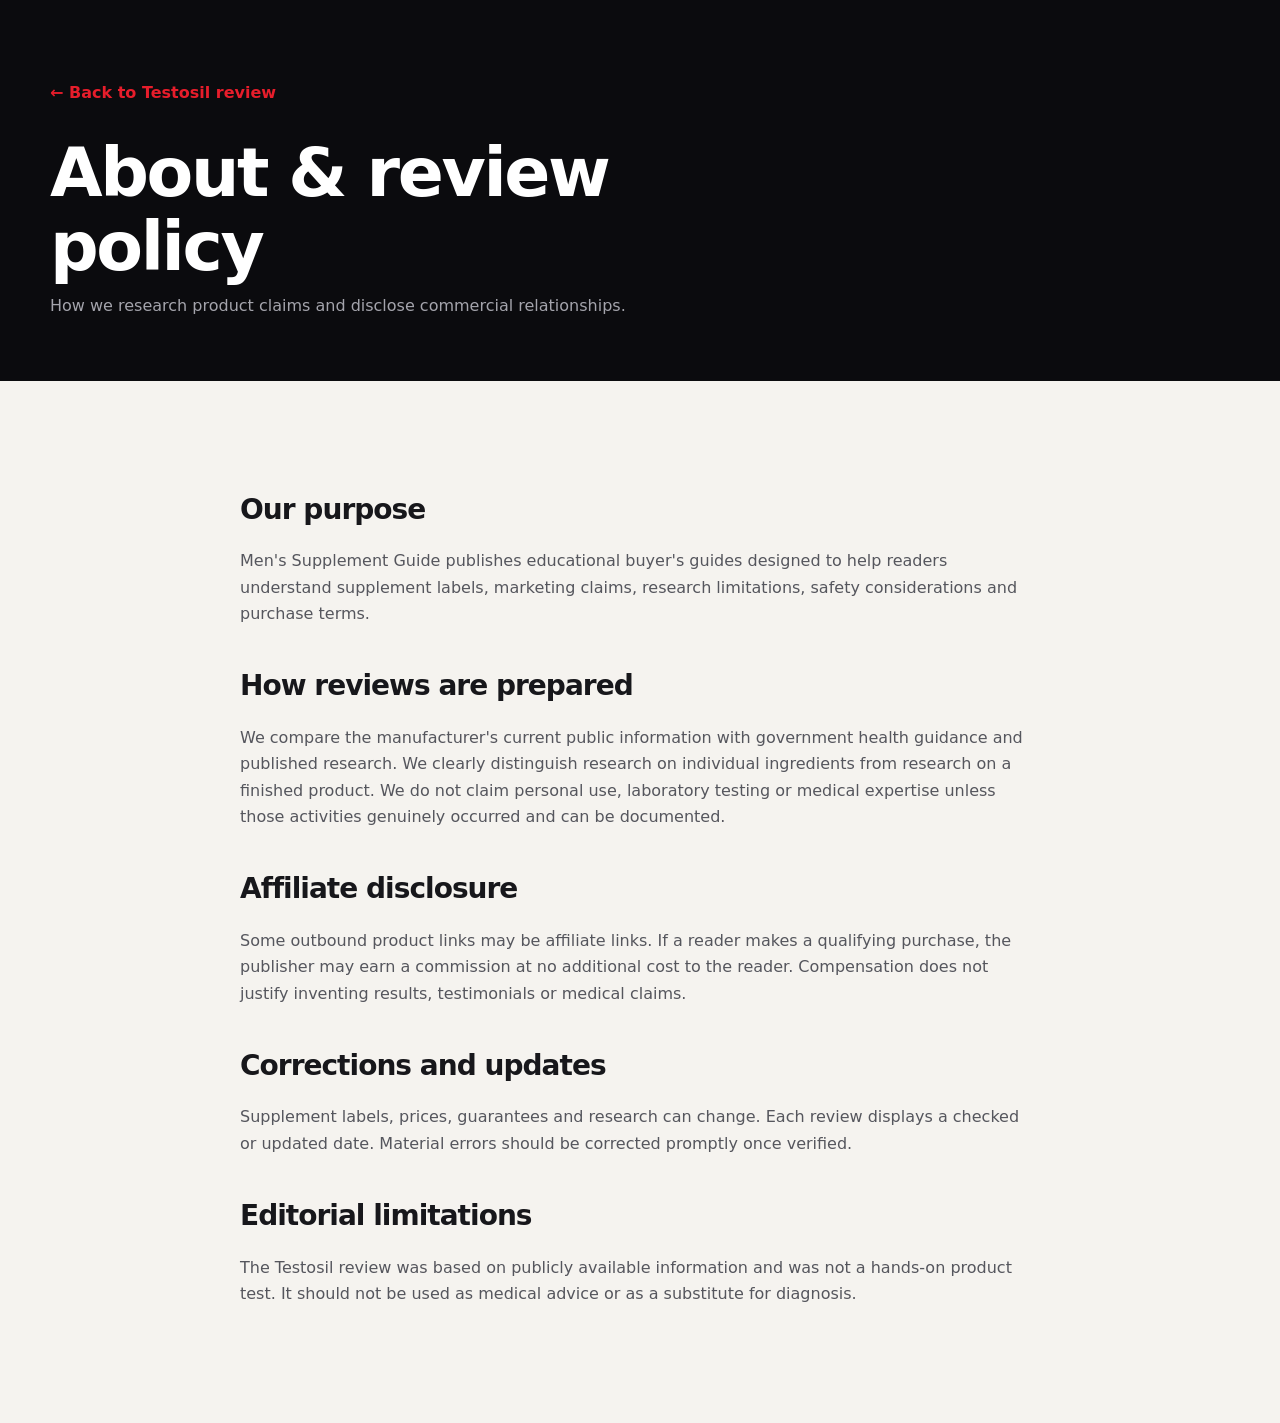
<file: about.html>
<!doctype html>
<html lang="en-US">
<head>
  <meta charset="utf-8">
  <meta name="viewport" content="width=device-width, initial-scale=1">
  <title>About Our Review Policy | Men's Supplement Guide</title>
  <meta name="description" content="How Men's Supplement Guide researches products, evaluates claims, discloses affiliate relationships and corrects content.">
  <meta name="robots" content="index, follow">
  <link rel="canonical" href="https://testosil-review.vercel.app/about.html">
  <link rel="icon" href="assets/favicon.svg" type="image/svg+xml">
  <link rel="stylesheet" href="assets/styles.css">
</head>
<body class="legal-page">
  <section class="legal-hero"><div class="shell"><a class="back-link" href="index.html">← Back to Testosil review</a><h1>About &amp; review policy</h1><p>How we research product claims and disclose commercial relationships.</p></div></section>
  <main class="legal-content">
    <h2>Our purpose</h2>
    <p>Men's Supplement Guide publishes educational buyer's guides designed to help readers understand supplement labels, marketing claims, research limitations, safety considerations and purchase terms.</p>
    <h2>How reviews are prepared</h2>
    <p>We compare the manufacturer's current public information with government health guidance and published research. We clearly distinguish research on individual ingredients from research on a finished product. We do not claim personal use, laboratory testing or medical expertise unless those activities genuinely occurred and can be documented.</p>
    <h2>Affiliate disclosure</h2>
    <p>Some outbound product links may be affiliate links. If a reader makes a qualifying purchase, the publisher may earn a commission at no additional cost to the reader. Compensation does not justify inventing results, testimonials or medical claims.</p>
    <h2>Corrections and updates</h2>
    <p>Supplement labels, prices, guarantees and research can change. Each review displays a checked or updated date. Material errors should be corrected promptly once verified.</p>
    <h2>Editorial limitations</h2>
    <p>The Testosil review was based on publicly available information and was not a hands-on product test. It should not be used as medical advice or as a substitute for diagnosis.</p>
  </main>
</body>
</html>
</file>
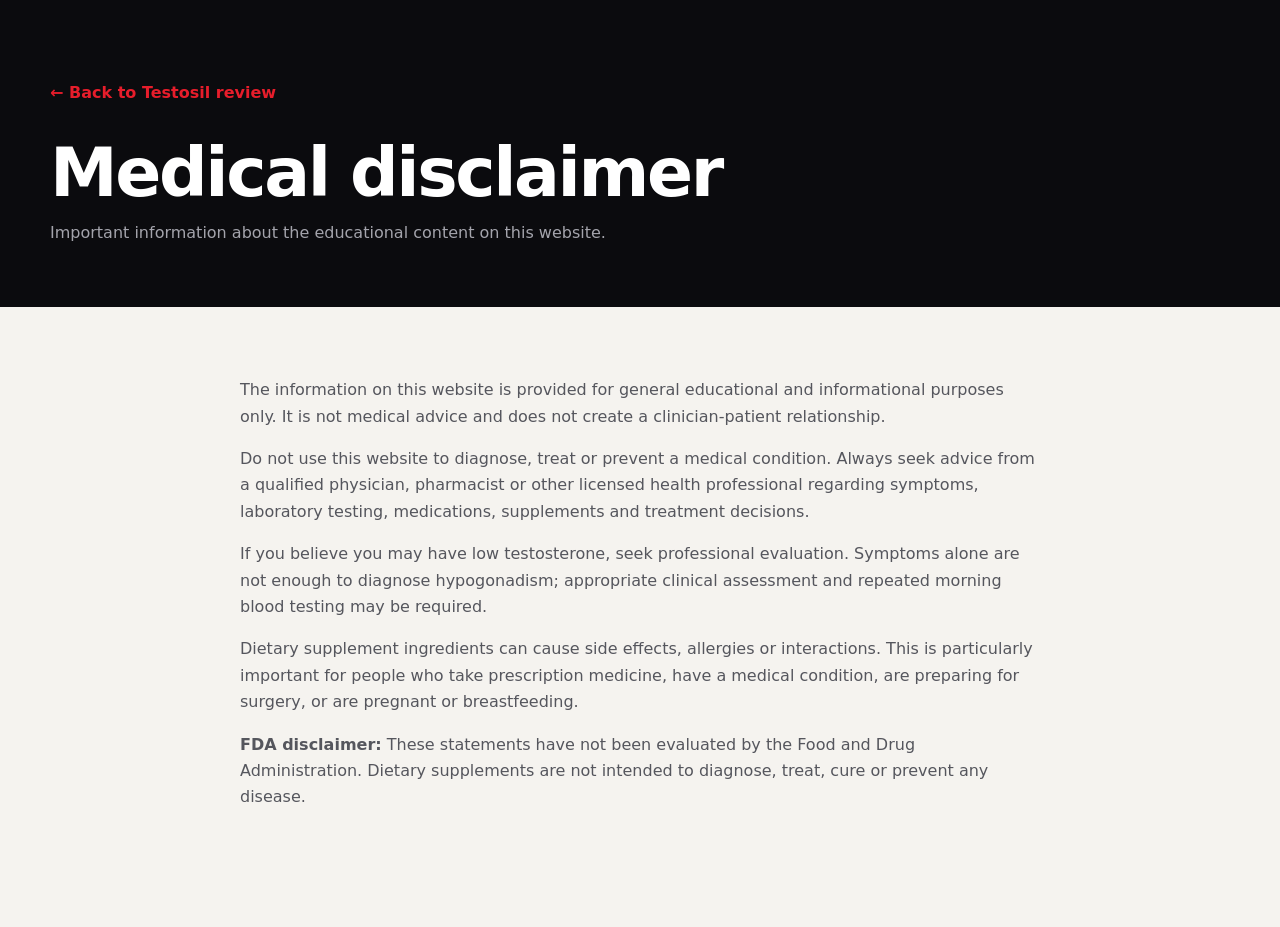
<file: medical-disclaimer.html>
<!doctype html>
<html lang="en-US">
<head>
  <meta charset="utf-8">
  <meta name="viewport" content="width=device-width, initial-scale=1">
  <title>Medical Disclaimer | Men's Supplement Guide</title>
  <meta name="description" content="Medical and dietary supplement disclaimer for Men's Supplement Guide.">
  <meta name="robots" content="index, follow">
  <link rel="canonical" href="https://testosil-review.vercel.app/medical-disclaimer.html">
  <link rel="icon" href="assets/favicon.svg" type="image/svg+xml">
  <link rel="stylesheet" href="assets/styles.css">
</head>
<body class="legal-page">
  <section class="legal-hero"><div class="shell"><a class="back-link" href="index.html">← Back to Testosil review</a><h1>Medical disclaimer</h1><p>Important information about the educational content on this website.</p></div></section>
  <main class="legal-content">
    <p>The information on this website is provided for general educational and informational purposes only. It is not medical advice and does not create a clinician-patient relationship.</p>
    <p>Do not use this website to diagnose, treat or prevent a medical condition. Always seek advice from a qualified physician, pharmacist or other licensed health professional regarding symptoms, laboratory testing, medications, supplements and treatment decisions.</p>
    <p>If you believe you may have low testosterone, seek professional evaluation. Symptoms alone are not enough to diagnose hypogonadism; appropriate clinical assessment and repeated morning blood testing may be required.</p>
    <p>Dietary supplement ingredients can cause side effects, allergies or interactions. This is particularly important for people who take prescription medicine, have a medical condition, are preparing for surgery, or are pregnant or breastfeeding.</p>
    <p><strong>FDA disclaimer:</strong> These statements have not been evaluated by the Food and Drug Administration. Dietary supplements are not intended to diagnose, treat, cure or prevent any disease.</p>
  </main>
</body>
</html>
</file>
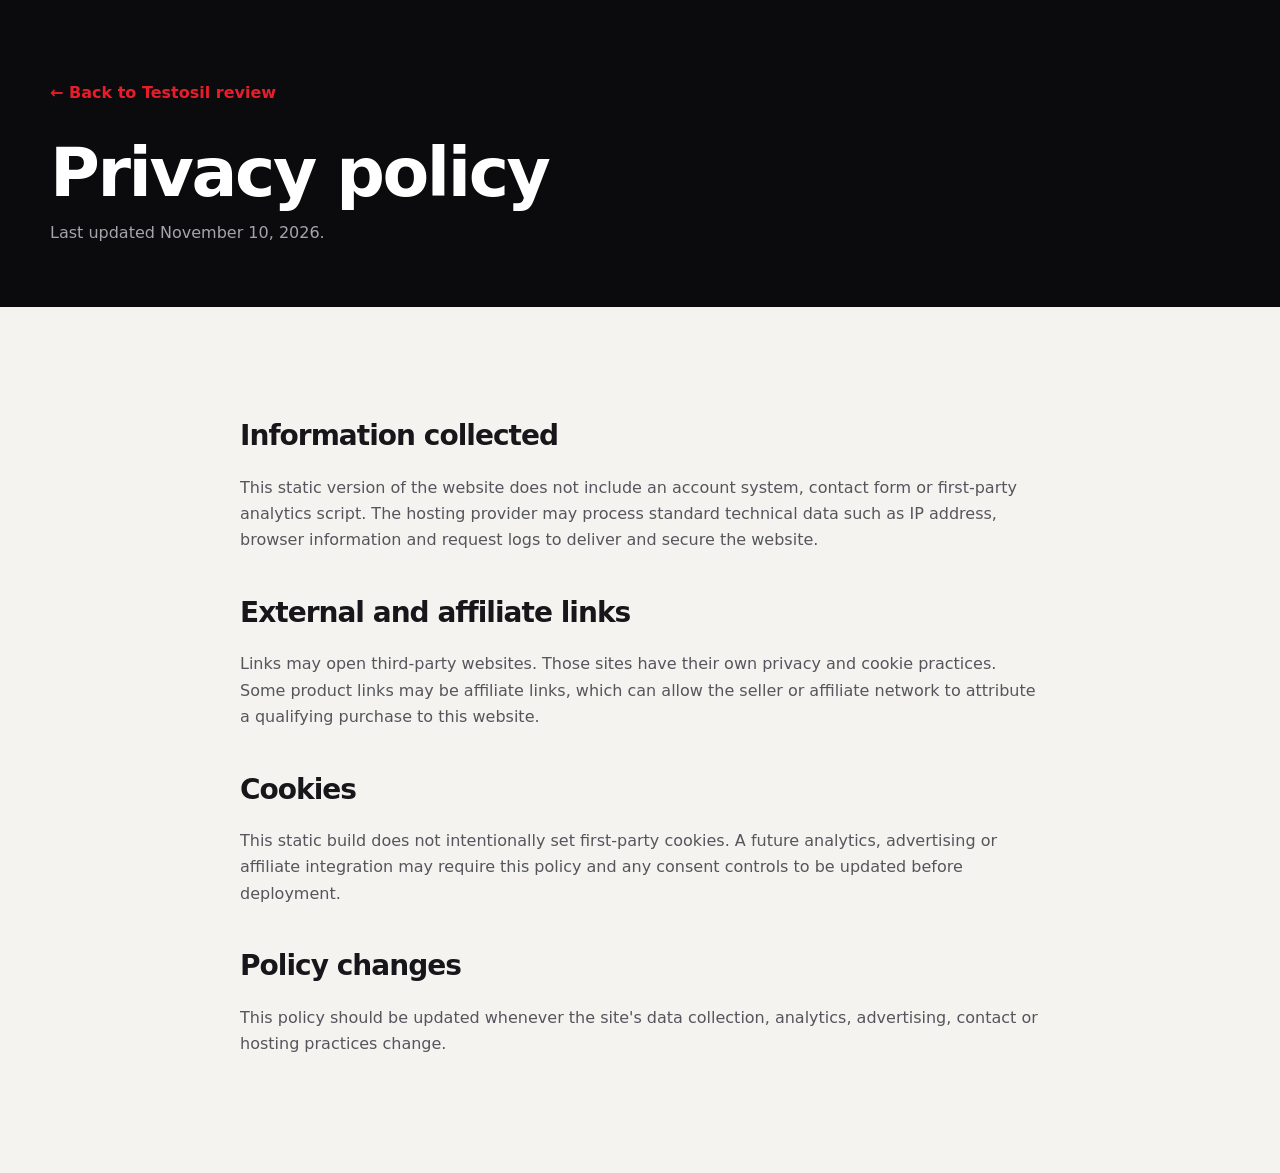
<file: privacy.html>
<!doctype html>
<html lang="en-US">
<head>
  <meta charset="utf-8">
  <meta name="viewport" content="width=device-width, initial-scale=1">
  <title>Privacy Policy | Men's Supplement Guide</title>
  <meta name="description" content="Privacy information for Men's Supplement Guide.">
  <meta name="robots" content="noindex, follow">
  <link rel="canonical" href="https://testosil-review.vercel.app/privacy.html">
  <link rel="icon" href="assets/favicon.svg" type="image/svg+xml">
  <link rel="stylesheet" href="assets/styles.css">
</head>
<body class="legal-page">
  <section class="legal-hero"><div class="shell"><a class="back-link" href="index.html">← Back to Testosil review</a><h1>Privacy policy</h1><p>Last updated November 10, 2026.</p></div></section>
  <main class="legal-content">
    <h2>Information collected</h2>
    <p>This static version of the website does not include an account system, contact form or first-party analytics script. The hosting provider may process standard technical data such as IP address, browser information and request logs to deliver and secure the website.</p>
    <h2>External and affiliate links</h2>
    <p>Links may open third-party websites. Those sites have their own privacy and cookie practices. Some product links may be affiliate links, which can allow the seller or affiliate network to attribute a qualifying purchase to this website.</p>
    <h2>Cookies</h2>
    <p>This static build does not intentionally set first-party cookies. A future analytics, advertising or affiliate integration may require this policy and any consent controls to be updated before deployment.</p>
    <h2>Policy changes</h2>
    <p>This policy should be updated whenever the site's data collection, analytics, advertising, contact or hosting practices change.</p>
  </main>
</body>
</html>
</file>
<file: assets/styles.css>
:root {
  --black: #09090b;
  --black-2: #121216;
  --ink: #17171b;
  --paper: #f5f3ef;
  --white: #ffffff;
  --muted: #6f7078;
  --line: #dcd9d2;
  --red: #e71d2b;
  --red-dark: #b90f1b;
  --green: #166c4b;
  --amber: #ac6c08;
  --shell: 1180px;
  --shadow: 0 24px 80px rgba(7, 7, 10, .16);
}

* { box-sizing: border-box; }
html { scroll-behavior: smooth; }
body {
  margin: 0;
  color: var(--ink);
  background: var(--white);
  font-family: Inter, ui-sans-serif, system-ui, -apple-system, BlinkMacSystemFont, "Segoe UI", sans-serif;
  line-height: 1.65;
  -webkit-font-smoothing: antialiased;
}

body.menu-open { overflow: hidden; }
a { color: inherit; }
img { display: block; max-width: 100%; }
button, a { -webkit-tap-highlight-color: transparent; }
.shell { width: min(calc(100% - 40px), var(--shell)); margin-inline: auto; }
.narrow { width: min(calc(100% - 40px), 1020px); }
.skip-link { position: fixed; left: 16px; top: -80px; z-index: 100; padding: 12px 18px; color: white; background: var(--red); border-radius: 8px; }
.skip-link:focus { top: 14px; }

.disclosure-bar { background: #1b1b20; color: #d7d7dc; font-size: 12px; }
.disclosure-inner { min-height: 36px; display: flex; align-items: center; justify-content: space-between; gap: 24px; }
.disclosure-inner strong { color: white; }
.disclosure-inner a { color: #ff7780; text-underline-offset: 3px; }

.site-header { position: sticky; top: 0; z-index: 50; background: rgba(9, 9, 11, .94); color: white; border-bottom: 1px solid rgba(255,255,255,.08); backdrop-filter: blur(16px); }
.nav-wrap { min-height: 78px; display: flex; align-items: center; justify-content: space-between; }
.brand { display: inline-flex; align-items: center; gap: 12px; text-decoration: none; font-size: 12px; letter-spacing: .14em; }
.brand strong { display: block; color: #b6b7bd; font-weight: 600; letter-spacing: .08em; }
.brand-mark { display: grid; place-items: center; width: 37px; height: 37px; background: var(--red); color: white; font-weight: 900; font-size: 19px; letter-spacing: 0; transform: skew(-7deg); }
nav { display: flex; align-items: center; gap: 30px; }
nav a { color: #d4d4d8; text-decoration: none; font-size: 13px; font-weight: 700; letter-spacing: .02em; transition: color .2s; }
nav a:hover { color: white; }
.nav-cta { padding: 12px 18px; background: var(--red); color: white !important; border-radius: 4px; }
.nav-cta:hover { background: #ff2735; }
.menu-toggle { display: none; border: 1px solid rgba(255,255,255,.18); background: transparent; color: white; padding: 9px 12px; border-radius: 4px; font-weight: 700; }

.hero { position: relative; overflow: hidden; isolation: isolate; min-height: 690px; color: white; background: radial-gradient(circle at 70% 20%, #211c1e 0, #0d0d10 38%, #08080a 74%); }
.hero::before { content: ""; position: absolute; inset: 0; z-index: -2; opacity: .22; background-image: linear-gradient(rgba(255,255,255,.03) 1px, transparent 1px), linear-gradient(90deg, rgba(255,255,255,.03) 1px, transparent 1px); background-size: 64px 64px; mask-image: linear-gradient(to bottom, black, transparent 90%); }
.hero-glow { position: absolute; z-index: -1; border-radius: 999px; filter: blur(20px); opacity: .35; }
.hero-glow-one { width: 440px; height: 440px; right: 3%; top: 9%; background: #7f0710; }
.hero-glow-two { width: 260px; height: 260px; left: -8%; bottom: -10%; background: #38080d; }
.hero-grid { min-height: 690px; display: grid; grid-template-columns: 1.04fr .96fr; align-items: center; gap: 36px; padding-block: 64px 72px; }
.eyebrow, .kicker { margin: 0 0 18px; color: #55555e; font-size: 12px; font-weight: 850; letter-spacing: .15em; text-transform: uppercase; }
.eyebrow { display: flex; align-items: center; color: #d1d1d6; }
.eyebrow span { width: 24px; height: 2px; margin-right: 10px; background: var(--red); }
.kicker.red { color: var(--red); }
h1, h2, h3, p { margin-top: 0; }
h1, h2, h3 { line-height: 1.08; letter-spacing: -.035em; }
h1 { max-width: 760px; margin-bottom: 24px; font-size: clamp(48px, 5.5vw, 76px); font-weight: 880; }
h1 em { display: block; color: var(--red); font-style: normal; }
.hero-lede { max-width: 690px; color: #c9c9cf; font-size: 17px; line-height: 1.75; }
.review-byline { display: flex; align-items: center; gap: 12px; margin: 24px 0 0; color: #b6b6bd; font-size: 12px; }
.review-byline strong, .review-byline span, .review-byline small { display: block; }
.review-byline > span:last-child { margin-top: 0; color: #b6b6bd; font-size: 12px; }
.review-byline small { margin-top: 2px; color: #74747d; font-size: 10px; }
.review-byline a { text-underline-offset: 3px; }
.byline-mark { flex: 0 0 36px; width: 36px; height: 36px; display: grid; place-items: center; border: 1px solid rgba(255,255,255,.16); border-radius: 50%; color: #ff5a65; font-weight: 900; }
.hero-actions { display: flex; flex-wrap: wrap; gap: 12px; margin-top: 30px; }
.button { min-height: 50px; display: inline-flex; align-items: center; justify-content: center; gap: 14px; padding: 0 23px; border: 1px solid transparent; border-radius: 4px; font-size: 14px; font-weight: 800; text-decoration: none; transition: transform .2s, background .2s, border-color .2s; }
.button:hover { transform: translateY(-2px); }
.button-primary { color: white; background: var(--red); box-shadow: 0 14px 35px rgba(231,29,43,.22); }
.button-primary:hover { background: #ff2634; }
.button-ghost { color: white; border-color: rgba(255,255,255,.22); background: rgba(255,255,255,.04); }
.button-ghost:hover { border-color: rgba(255,255,255,.5); }
.button-large { min-height: 58px; padding-inline: 30px; white-space: nowrap; }
.microcopy { margin: 11px 0 0; color: #85858d; font-size: 11px; }
.trust-row { display: grid; grid-template-columns: repeat(3, 1fr); margin-top: 42px; border-top: 1px solid rgba(255,255,255,.1); }
.trust-row div { position: relative; padding: 19px 14px 0 0; }
.trust-row span { display: block; margin-bottom: 6px; color: var(--red); font-size: 10px; font-weight: 900; }
.trust-row strong, .trust-row small { display: block; }
.trust-row strong { font-size: 12px; }
.trust-row small { margin-top: 3px; color: #777780; font-size: 10px; }

.product-stage { position: relative; min-height: 530px; display: grid; place-items: center; }
.product-stage::after { content: ""; position: absolute; width: 76%; height: 40px; bottom: 38px; background: rgba(0,0,0,.8); border-radius: 50%; filter: blur(13px); }
.product-stage img { position: relative; z-index: 3; width: min(100%, 590px); filter: drop-shadow(0 38px 42px rgba(0,0,0,.48)); transform: scale(1.08); }
.stage-ring { position: absolute; width: 430px; aspect-ratio: 1; border: 1px solid rgba(255,255,255,.1); border-radius: 50%; box-shadow: inset 0 0 80px rgba(231,29,43,.09), 0 0 0 36px rgba(255,255,255,.012), 0 0 0 72px rgba(255,255,255,.008); }
.stage-copy { position: absolute; top: 30px; right: -30px; color: rgba(255,255,255,.03); font-size: 116px; font-weight: 950; letter-spacing: -.08em; writing-mode: vertical-rl; }
.stage-card { position: absolute; z-index: 5; padding: 13px 16px; border: 1px solid rgba(255,255,255,.12); background: rgba(20,20,24,.78); box-shadow: 0 20px 50px rgba(0,0,0,.24); backdrop-filter: blur(14px); }
.stage-card small, .stage-card strong { display: block; }
.stage-card small { margin-bottom: 3px; color: #888891; font-size: 9px; font-weight: 800; letter-spacing: .13em; }
.stage-card strong { font-size: 12px; }
.stage-card-top { top: 90px; left: 0; display: flex; align-items: center; gap: 10px; }
.stage-card-bottom { right: 0; bottom: 88px; }
.dot { width: 9px; height: 9px; border: 2px solid #ff5b66; border-radius: 50%; box-shadow: 0 0 0 4px rgba(231,29,43,.14); }

.page-toc { position: relative; z-index: 10; display: block; overflow-x: auto; border-bottom: 1px solid #e7e4de; background: white; }
.toc-inner { min-height: 58px; display: flex; align-items: center; gap: 24px; white-space: nowrap; }
.toc-inner span { color: var(--red); font-size: 9px; font-weight: 900; letter-spacing: .14em; }
.toc-inner a { color: #575860; font-size: 12px; font-weight: 750; text-decoration: none; }
.toc-inner a:hover { color: var(--red-dark); }

.section-light { background: var(--paper); }
.quick-read { padding-block: 100px; }
.section-heading { margin-bottom: 50px; }
.section-heading.center { max-width: 770px; margin-inline: auto; text-align: center; }
.section-heading.compact { margin-bottom: 36px; }
.section-heading h2, .verdict h2, .claim-content h2, .safety h2, .low-t h2, .faq h2, .methodology h2 { margin-bottom: 20px; font-size: clamp(36px, 4.2vw, 56px); font-weight: 850; }
.section-heading p:not(.kicker) { color: var(--muted); font-size: 17px; }
.decision-grid { display: grid; grid-template-columns: 1fr 1fr; gap: 20px; }
.decision-card { padding: 38px; border: 1px solid var(--line); background: white; box-shadow: 0 18px 50px rgba(30,30,35,.04); }
.decision-card h3 { margin: 16px 0 22px; font-size: 24px; }
.decision-icon { width: 42px; height: 42px; display: grid; place-items: center; border-radius: 50%; font-weight: 900; }
.positive .decision-icon { color: var(--green); background: #e5f4ed; }
.caution .decision-icon { color: var(--amber); background: #f7ead1; }
.decision-card ul { margin: 0; padding: 0; list-style: none; }
.decision-card li { position: relative; padding: 12px 0 12px 25px; border-top: 1px solid #eceae5; color: #53545b; }
.decision-card li::before { content: ""; position: absolute; left: 2px; top: 22px; width: 6px; height: 6px; border-radius: 50%; background: currentColor; opacity: .45; }

.label-facts { padding-block: 104px; color: white; background: linear-gradient(125deg, #17171c, #09090b 55%, #1d0b0e); }
.label-grid { display: grid; grid-template-columns: 1.08fr .92fr; align-items: center; gap: 90px; }
.label-copy h2 { max-width: 620px; margin-bottom: 22px; font-size: clamp(38px, 4.5vw, 59px); font-weight: 870; }
.label-copy > p:not(.kicker):not(.label-note) { max-width: 660px; color: #b0b0b7; }
.label-summary { display: grid; grid-template-columns: 1fr 1fr; margin: 30px 0 20px; border: 1px solid rgba(255,255,255,.12); }
.label-summary div { padding: 20px; border-right: 1px solid rgba(255,255,255,.1); border-bottom: 1px solid rgba(255,255,255,.1); }
.label-summary div:nth-child(even) { border-right: 0; }
.label-summary div:nth-last-child(-n+2) { border-bottom: 0; }
.label-summary small, .label-summary strong { display: block; }
.label-summary small { margin-bottom: 5px; color: #74747d; font-size: 9px; font-weight: 850; letter-spacing: .1em; text-transform: uppercase; }
.label-summary strong { font-size: 17px; }
.label-note { padding-left: 16px; border-left: 3px solid var(--red); color: #c5c5ca; font-size: 13px; }
.label-facts .text-link { color: #ff646f; }
.label-figure { margin: 0; padding: 28px; border: 1px solid rgba(255,255,255,.1); background: rgba(255,255,255,.04); }
.label-figure img { width: 100%; max-height: 620px; object-fit: contain; background: white; }
.label-figure figcaption { margin-top: 13px; color: #777780; font-size: 10px; line-height: 1.55; }
.ingredient-dose-table { margin-top: 42px; border: 1px solid rgba(255,255,255,.14); background: #111115; }
.ingredient-dose-head { display: flex; align-items: end; justify-content: space-between; gap: 40px; padding: 28px 30px 22px; }
.ingredient-dose-head span { color: #ff646f; font-size: 9px; font-weight: 900; letter-spacing: .13em; }
.ingredient-dose-head h3 { margin: 7px 0 0; font-size: 27px; }
.ingredient-dose-head p { max-width: 480px; margin: 0; color: #92929a; font-size: 12px; }
.ingredient-dose-table table { width: 100%; min-width: 650px; border-collapse: collapse; }
.ingredient-dose-table th, .ingredient-dose-table td { padding: 14px 20px; border-top: 1px solid rgba(255,255,255,.1); text-align: left; }
.ingredient-dose-table th { color: #898992; background: rgba(255,255,255,.035); font-size: 9px; letter-spacing: .08em; text-transform: uppercase; }
.ingredient-dose-table td { color: #b8b8bf; font-size: 13px; }
.ingredient-dose-table td strong { color: white; }
.dose-alert { display: grid; grid-template-columns: 1.45fr .72fr .72fr; gap: 22px; margin-top: 42px; padding: 28px; border: 1px solid rgba(255,91,102,.42); background: rgba(92,5,12,.24); }
.dose-alert-title { display: flex; align-items: center; gap: 15px; }
.dose-alert-title > span { flex: 0 0 38px; width: 38px; height: 38px; display: grid; place-items: center; border-radius: 50%; color: white; background: var(--red); font-weight: 900; }
.dose-alert-title small, .dose-alert-title strong, .dose-stat small, .dose-stat strong, .dose-stat span { display: block; }
.dose-alert-title small, .dose-stat small { color: #ff6d77; font-size: 9px; font-weight: 900; letter-spacing: .12em; }
.dose-alert-title strong { margin-top: 4px; font-size: 15px; line-height: 1.35; }
.dose-stat { padding-left: 20px; border-left: 1px solid rgba(255,255,255,.12); }
.dose-stat strong { margin: 4px 0; font-size: 17px; }
.dose-stat span { color: #92929a; font-size: 10px; }
.dose-alert > p { grid-column: 1 / -1; margin: 0; padding-top: 18px; border-top: 1px solid rgba(255,255,255,.1); color: #aaaab2; font-size: 12px; }
.dose-alert a { color: #ff7a83; }

.verdict { padding-block: 108px; color: white; background: #0b0b0e; }
.verdict-grid { display: grid; grid-template-columns: .85fr 1.15fr; gap: 90px; }
.verdict h2 { max-width: 500px; }
.verdict-copy { color: #aaaab2; }
.big-copy { color: #eeeef0; font-size: 22px; line-height: 1.55; }
.verdict-note { display: grid; grid-template-columns: 120px 1fr; gap: 20px; margin-top: 30px; padding: 22px 0; border-block: 1px solid rgba(255,255,255,.12); }
.verdict-note strong { color: var(--red); text-transform: uppercase; font-size: 11px; letter-spacing: .1em; }

.claim-breakdown { padding-block: 105px; }
.claim-grid { display: grid; grid-template-columns: .76fr 1.24fr; align-items: center; gap: 90px; }
.claim-number { position: relative; color: var(--red); font-size: clamp(110px, 17vw, 230px); font-weight: 950; letter-spacing: -.1em; line-height: .8; }
.claim-number::after { content: "MARKETING CLAIM"; position: absolute; left: 12px; bottom: -40px; color: #8d8d94; font-size: 10px; letter-spacing: .28em; }
.claim-number span { font-size: .35em; vertical-align: top; letter-spacing: -.03em; }
.claim-content p { color: #5c5d64; }
.text-link { display: inline-flex; gap: 9px; color: var(--red-dark); font-weight: 800; text-underline-offset: 5px; }

.ingredients { padding-block: 110px; }
.split-heading { display: grid; grid-template-columns: 1fr 1fr; align-items: end; gap: 70px; }
.split-heading p:not(.kicker) { margin-bottom: 13px; }
.ingredient-feature { display: grid; grid-template-columns: 80px 1fr 240px; align-items: center; gap: 34px; padding: 40px; color: white; background: linear-gradient(115deg, #17171b, #0b0b0d); box-shadow: var(--shadow); }
.ingredient-index { align-self: start; color: var(--red); font-size: 46px; font-weight: 900; letter-spacing: -.08em; }
.ingredient-type { margin-bottom: 8px; color: #ef4c57; font-size: 10px; font-weight: 900; letter-spacing: .14em; text-transform: uppercase; }
.ingredient-feature h3 { margin-bottom: 12px; font-size: 32px; }
.ingredient-feature p:last-child { margin-bottom: 0; color: #a9a9b1; }
.evidence-note span, .evidence-note small { display: block; }
.evidence-note span { margin-bottom: 7px; color: #aaaab2; font-size: 10px; font-weight: 800; letter-spacing: .12em; text-transform: uppercase; }
.evidence-note small { color: #c0c0c7; }
.ingredient-cards { display: grid; grid-template-columns: repeat(4, 1fr); border: 1px solid var(--line); border-top: 0; }
.ingredient-cards article { min-height: 260px; padding: 30px 26px; border-right: 1px solid var(--line); }
.ingredient-cards article:last-child { border: 0; }
.ingredient-cards span { color: var(--red); font-size: 11px; font-weight: 900; }
.ingredient-cards h3 { margin: 42px 0 15px; font-size: 21px; }
.ingredient-cards p { color: #66676e; font-size: 14px; }
.source-callout { display: flex; align-items: flex-start; gap: 18px; margin-top: 28px; padding: 22px 25px; border: 1px solid #efc5c9; background: #fff5f5; }
.source-callout p { margin: 0; color: #5c4c4e; font-size: 14px; }
.source-icon { flex: 0 0 28px; width: 28px; height: 28px; display: grid; place-items: center; border: 1px solid var(--red); border-radius: 50%; color: var(--red); font-family: Georgia, serif; font-weight: bold; }

.safety { padding-block: 105px; }
.safety-grid { display: grid; grid-template-columns: .86fr 1.14fr; gap: 70px; align-items: start; }
.dark-panel { position: sticky; top: 120px; padding: 48px; color: white; background: #101014; box-shadow: var(--shadow); }
.dark-panel p:not(.kicker) { color: #b0b0b7; }
.dark-panel .button { margin-top: 18px; }
.safety-list article { display: grid; grid-template-columns: 54px 1fr; gap: 20px; padding: 25px 0; border-bottom: 1px solid #d8d5ce; }
.safety-list article:first-child { padding-top: 0; }
.safety-list span { color: var(--red); font-size: 11px; font-weight: 900; }
.safety-list h3 { margin-bottom: 9px; font-size: 24px; }
.safety-list p { margin-bottom: 0; color: #616168; }

.low-t { padding-block: 110px; color: white; background: linear-gradient(120deg, #1b1012 0%, #0a0a0d 45%, #121216 100%); }
.low-t-grid { display: grid; grid-template-columns: 1fr 1fr; gap: 90px; }
.low-t-grid > div > p:not(.kicker) { color: #aaaab2; }
.diagnosis-steps { margin: 0; padding: 0; list-style: none; }
.diagnosis-steps li { display: grid; grid-template-columns: 48px 1fr; gap: 18px; padding: 18px 0; border-bottom: 1px solid rgba(255,255,255,.1); }
.diagnosis-steps li > span { width: 38px; height: 38px; display: grid; place-items: center; border: 1px solid rgba(255,255,255,.18); border-radius: 50%; color: var(--red); font-weight: 900; }
.diagnosis-steps strong, .diagnosis-steps small { display: block; }
.diagnosis-steps small { margin-top: 4px; color: #85858e; }

.buying { padding-block: 105px; }
.checklist-grid { display: grid; grid-template-columns: repeat(4, 1fr); gap: 14px; }
.checklist-grid article { padding: 28px 24px; border: 1px solid var(--line); background: white; }
.checklist-grid span { display: grid; place-items: center; width: 30px; height: 30px; border-radius: 50%; color: var(--green); background: #e3f2eb; font-weight: 900; }
.checklist-grid h3 { margin: 22px 0 10px; font-size: 19px; }
.checklist-grid p { margin-bottom: 0; color: #686970; font-size: 13px; }
.price-review { margin-top: 24px; border: 1px solid var(--line); background: white; }
.price-review-head { display: flex; justify-content: space-between; gap: 40px; padding: 30px 34px 22px; }
.price-review-head h3 { margin: 7px 0 0; font-size: 26px; }
.price-review-head p { max-width: 390px; margin: 0; color: #717179; font-size: 12px; }
.table-scroll { overflow-x: auto; }
.price-review table { width: 100%; border-collapse: collapse; min-width: 670px; }
.price-review th, .price-review td { padding: 16px 22px; border-top: 1px solid #e7e4df; text-align: left; }
.price-review th { color: #74747b; background: #f8f7f4; font-size: 10px; letter-spacing: .06em; text-transform: uppercase; }
.price-review td { font-size: 14px; }
.price-review td strong, .price-review td small { display: block; }
.price-review td small { color: #8b8b92; font-size: 10px; }
.price-review .best-value { background: #fff3f3; }
.price-review .best-value td:first-child { box-shadow: inset 4px 0 var(--red); }
.price-note { margin: 0; padding: 16px 22px; border-top: 1px solid var(--line); color: #575860; font-size: 13px; }
.guarantee-plain { padding: 26px 32px; border-top: 1px solid var(--line); background: #121216; color: white; }
.guarantee-plain > strong { color: #ff5e69; font-size: 17px; }
.guarantee-plain p { margin: 7px 0 0; color: #aaaab2; font-size: 13px; }
.buy-box { display: flex; align-items: center; justify-content: space-between; gap: 40px; margin-top: 22px; padding: 34px 38px; color: white; background: #101014; }
.buy-label { color: var(--red); font-size: 10px; font-weight: 900; letter-spacing: .14em; }
.buy-box h3 { margin: 8px 0; font-size: 25px; }
.buy-box p { max-width: 670px; margin-bottom: 0; color: #9898a0; font-size: 13px; }

.faq { padding-block: 110px; }
.faq-grid { display: grid; grid-template-columns: .72fr 1.28fr; gap: 95px; }
.faq-intro { position: sticky; top: 130px; align-self: start; }
.faq-intro p:not(.kicker) { color: var(--muted); }
.accordion details { border-bottom: 1px solid var(--line); }
.accordion summary { position: relative; padding: 23px 48px 23px 0; cursor: pointer; list-style: none; font-size: 18px; font-weight: 800; }
.accordion summary::-webkit-details-marker { display: none; }
.accordion summary span { position: absolute; right: 6px; top: 18px; color: var(--red); font-size: 26px; font-weight: 400; transition: transform .2s; }
.accordion details[open] summary span { transform: rotate(45deg); }
.accordion details p { padding: 0 44px 24px 0; color: #62636a; }

.methodology { padding-block: 95px; }
.method-grid { display: grid; grid-template-columns: .7fr 1.3fr; gap: 90px; }
.method-grid > div:last-child > p { color: #5f6067; }
.who-how-why { display: grid; grid-template-columns: repeat(3, 1fr); gap: 1px; margin-top: 28px; background: var(--line); border: 1px solid var(--line); }
.who-how-why div { padding: 20px; background: white; }
.who-how-why strong, .who-how-why span { display: block; }
.who-how-why strong { margin-bottom: 8px; color: var(--red); font-size: 11px; letter-spacing: .08em; text-transform: uppercase; }
.who-how-why span { color: #66676e; font-size: 12px; }
.reference-links { display: grid; grid-template-columns: 1fr 1fr; gap: 10px 25px; margin-top: 25px; }
.reference-links a { color: #33343a; font-size: 13px; font-weight: 700; text-underline-offset: 4px; }

.site-footer { padding-top: 70px; color: white; background: #08080a; }
.footer-top { display: flex; justify-content: space-between; gap: 50px; padding-bottom: 42px; border-bottom: 1px solid rgba(255,255,255,.1); }
.footer-brand { margin-bottom: 16px; }
.footer-top p { color: #7b7b83; font-size: 13px; }
.footer-links { display: grid; grid-template-columns: 1fr 1fr; gap: 12px 40px; }
.footer-links a { color: #c0c0c6; font-size: 13px; text-decoration: none; }
.footer-links a:hover { color: white; }
.footer-disclaimer { padding-block: 34px; color: #777780; font-size: 11px; }
.fda-box { padding: 12px 14px; border: 1px solid rgba(255,255,255,.13); color: #aaaab1; }
.footer-bottom { display: flex; justify-content: space-between; gap: 30px; padding-block: 20px 28px; border-top: 1px solid rgba(255,255,255,.08); color: #606068; font-size: 10px; }
.mobile-cta { display: none; }

.legal-page { min-height: 100vh; background: var(--paper); }
.legal-hero { padding: 80px 0 45px; color: white; background: #0b0b0e; }
.legal-hero h1 { margin-bottom: 10px; font-size: clamp(38px, 6vw, 68px); }
.legal-hero p { color: #a4a4ac; }
.legal-content { width: min(calc(100% - 40px), 800px); margin: 0 auto; padding-block: 70px 100px; }
.legal-content h2 { margin-top: 44px; font-size: 28px; }
.legal-content p, .legal-content li { color: #55565d; }
.legal-content a { color: var(--red-dark); }
.back-link { display: inline-block; margin-bottom: 30px; color: var(--red); font-weight: 800; text-decoration: none; }

@media (max-width: 1000px) {
  nav { gap: 18px; }
  .hero-grid { grid-template-columns: 1fr; text-align: center; padding-top: 72px; }
  .hero-copy { position: relative; z-index: 4; }
  .eyebrow, .hero-actions { justify-content: center; }
  .hero-lede { margin-inline: auto; }
  .trust-row { max-width: 650px; margin-inline: auto; text-align: left; }
  .product-stage { min-height: 500px; }
  .product-stage img { max-width: 560px; }
  .stage-card-top { left: 12%; }
  .stage-card-bottom { right: 12%; }
  .ingredient-cards, .checklist-grid { grid-template-columns: 1fr 1fr; }
  .label-grid { gap: 50px; }
  .dose-alert { grid-template-columns: 1fr 1fr; }
  .dose-alert-title { grid-column: 1 / -1; }
  .ingredient-cards article:nth-child(2) { border-right: 0; }
  .ingredient-cards article:nth-child(-n+2) { border-bottom: 1px solid var(--line); }
}

@media (max-width: 760px) {
  body { padding-bottom: 72px; }
  .shell, .narrow { width: min(calc(100% - 28px), var(--shell)); }
  .disclosure-inner { padding-block: 8px; align-items: flex-start; }
  .disclosure-inner a { display: none; }
  .nav-wrap { min-height: 66px; }
  .menu-toggle { display: block; }
  nav { position: fixed; inset: 66px 0 0; display: none; align-items: stretch; flex-direction: column; gap: 0; padding: 24px 22px; background: #0b0b0e; }
  body.menu-open nav { display: flex; }
  nav a { padding: 17px 4px; border-bottom: 1px solid rgba(255,255,255,.1); font-size: 16px; }
  .nav-cta { margin-top: 18px; text-align: center; border: 0; }
  .hero, .hero-grid { min-height: auto; }
  .hero-grid { padding: 56px 0 38px; }
  .eyebrow { justify-content: flex-start; text-align: left; font-size: 10px; }
  h1 { text-align: left; font-size: clamp(42px, 13vw, 59px); }
  .hero-lede { text-align: left; font-size: 16px; }
  .review-byline { text-align: left; }
  .hero-actions { justify-content: stretch; }
  .hero-actions .button { width: 100%; }
  .microcopy { text-align: left; }
  .trust-row { grid-template-columns: 1fr; margin-top: 30px; text-align: left; }
  .trust-row div { padding: 14px 0; border-bottom: 1px solid rgba(255,255,255,.07); }
  .product-stage { min-height: 390px; margin-top: 10px; }
  .product-stage img { width: 110%; max-width: 520px; transform: scale(1.03); }
  .stage-ring { width: 78vw; max-width: 340px; }
  .stage-card { padding: 10px 12px; }
  .stage-card-top { top: 40px; left: 0; }
  .stage-card-bottom { right: 0; bottom: 48px; }
  .stage-copy { display: none; }
  .page-toc { border-top: 1px solid #e7e4de; }
  .toc-inner { width: max-content; min-width: 100%; padding-inline: 14px; gap: 20px; }
  .quick-read, .verdict, .claim-breakdown, .ingredients, .safety, .low-t, .buying, .faq, .methodology { padding-block: 76px; }
  .section-heading h2, .verdict h2, .claim-content h2, .safety h2, .low-t h2, .faq h2, .methodology h2 { font-size: 38px; }
  .decision-grid, .verdict-grid, .claim-grid, .split-heading, .safety-grid, .low-t-grid, .faq-grid, .method-grid { grid-template-columns: 1fr; gap: 42px; }
  .label-facts { padding-block: 76px; }
  .label-grid { grid-template-columns: 1fr; gap: 40px; }
  .label-copy h2 { font-size: 38px; }
  .label-summary { grid-template-columns: 1fr; }
  .label-summary div, .label-summary div:nth-child(even), .label-summary div:nth-last-child(-n+2) { border-right: 0; border-bottom: 1px solid rgba(255,255,255,.1); }
  .label-summary div:last-child { border-bottom: 0; }
  .label-figure { padding: 18px; }
  .ingredient-dose-head { align-items: flex-start; flex-direction: column; gap: 12px; padding: 24px 22px 18px; }
  .ingredient-dose-head h3 { font-size: 24px; }
  .ingredient-dose-table th, .ingredient-dose-table td { padding: 13px 15px; }
  .dose-alert { grid-template-columns: 1fr; padding: 22px; }
  .dose-alert-title { grid-column: auto; }
  .dose-stat { padding: 15px 0 0; border-top: 1px solid rgba(255,255,255,.12); border-left: 0; }
  .decision-card { padding: 28px 22px; }
  .verdict-note { grid-template-columns: 1fr; gap: 8px; }
  .claim-number { font-size: 140px; }
  .claim-number::after { bottom: -25px; }
  .claim-content { margin-top: 24px; }
  .ingredient-feature { grid-template-columns: 46px 1fr; gap: 18px; padding: 30px 22px; }
  .ingredient-index { font-size: 30px; }
  .evidence-note { grid-column: 2; }
  .ingredient-cards { grid-template-columns: 1fr; }
  .ingredient-cards article { min-height: auto; border-right: 0; border-bottom: 1px solid var(--line); }
  .ingredient-cards article:nth-child(3) { border-bottom: 1px solid var(--line); }
  .ingredient-cards h3 { margin-top: 25px; }
  .dark-panel, .faq-intro { position: static; }
  .dark-panel { padding: 34px 26px; }
  .checklist-grid { grid-template-columns: 1fr; }
  .price-review-head { flex-direction: column; gap: 12px; padding: 25px 22px 18px; }
  .price-review th, .price-review td { padding: 14px 16px; }
  .guarantee-plain { padding: 24px 22px; }
  .buy-box { align-items: stretch; flex-direction: column; padding: 30px 24px; }
  .buy-box .button { width: 100%; }
  .reference-links { grid-template-columns: 1fr; }
  .who-how-why { grid-template-columns: 1fr; }
  .footer-top, .footer-bottom { flex-direction: column; }
  .footer-links { grid-template-columns: 1fr; }
  .mobile-cta { position: fixed; left: 0; right: 0; bottom: 0; z-index: 60; display: flex; align-items: center; justify-content: space-between; gap: 12px; min-height: 70px; padding: 10px 14px; color: white; background: #0b0b0e; box-shadow: 0 -12px 35px rgba(0,0,0,.22); }
  .mobile-cta small, .mobile-cta strong { display: block; }
  .mobile-cta small { color: var(--red); font-size: 9px; font-weight: 900; letter-spacing: .12em; }
  .mobile-cta strong { font-size: 12px; }
  .mobile-cta a { padding: 11px 15px; border-radius: 3px; color: white; background: var(--red); font-size: 12px; font-weight: 850; text-decoration: none; white-space: nowrap; }
}

@media (prefers-reduced-motion: reduce) {
  *, *::before, *::after { scroll-behavior: auto !important; transition-duration: .01ms !important; animation-duration: .01ms !important; }
}
</file>
